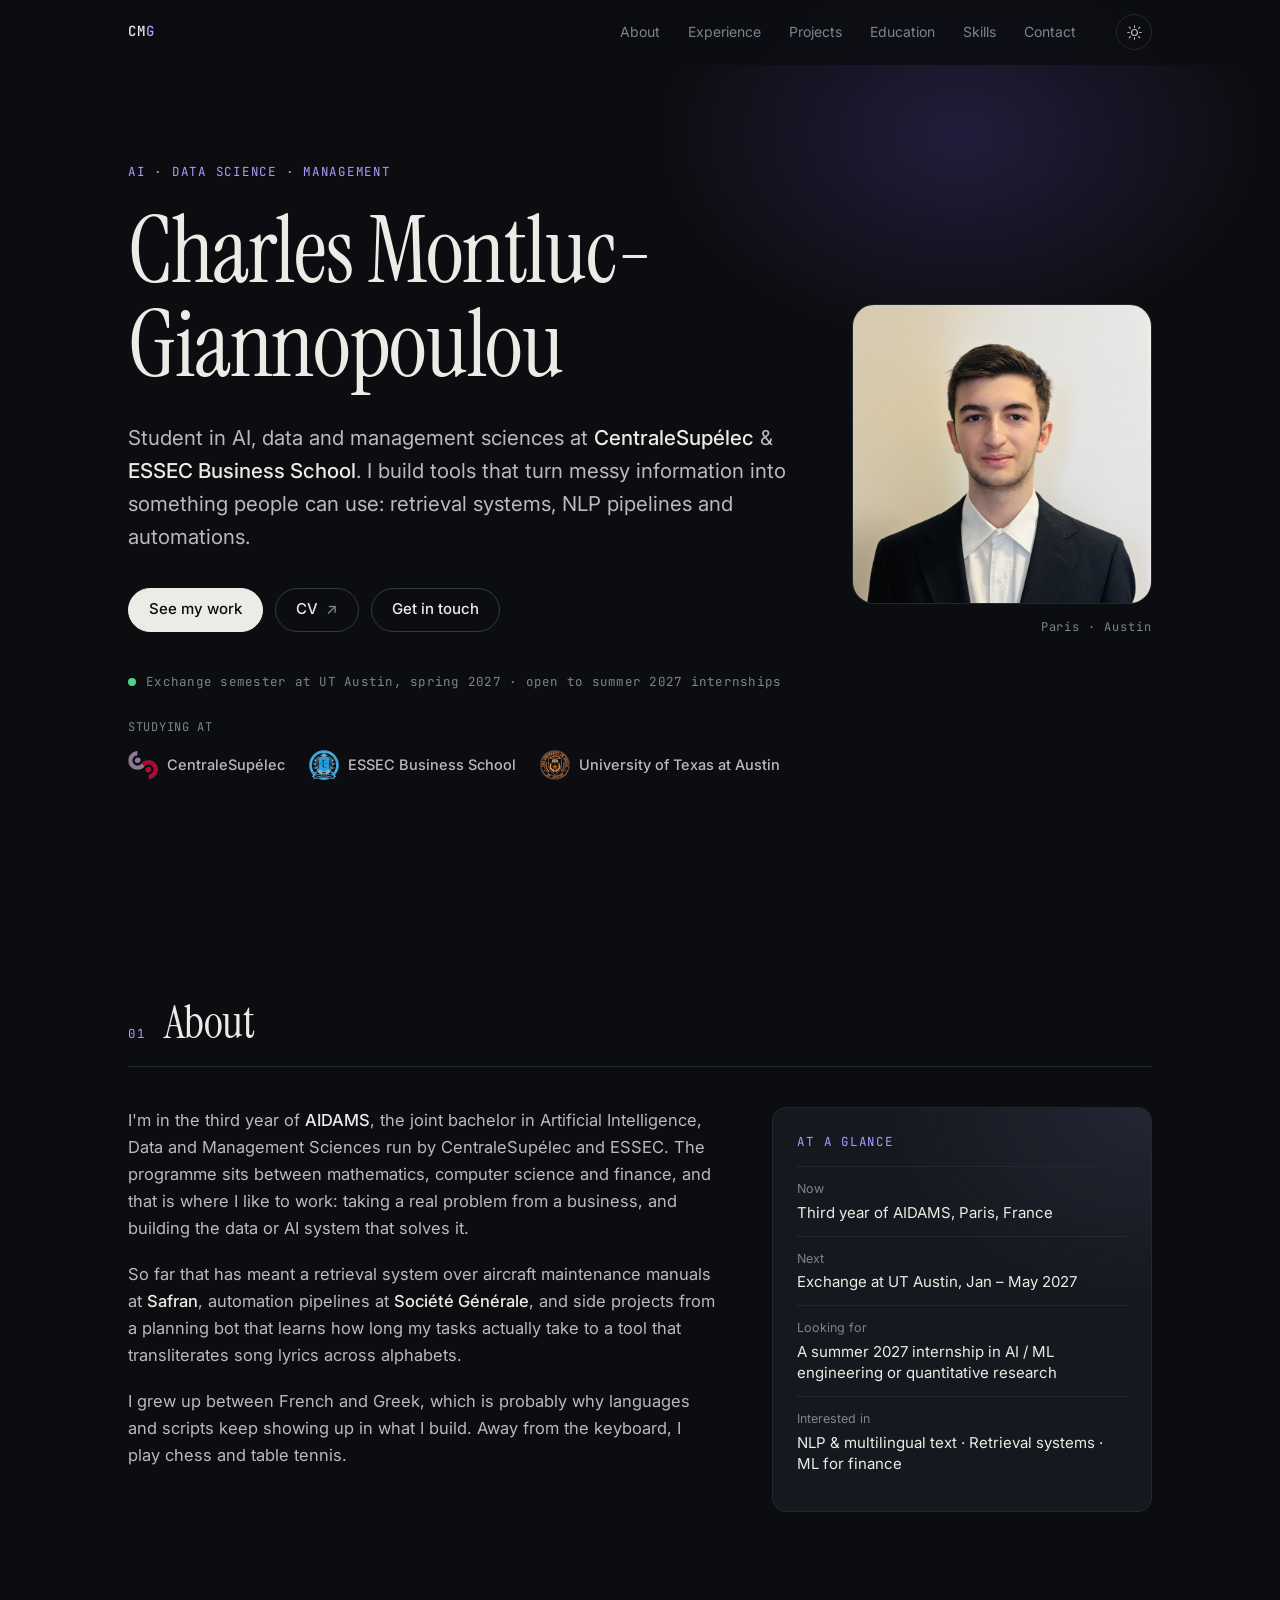
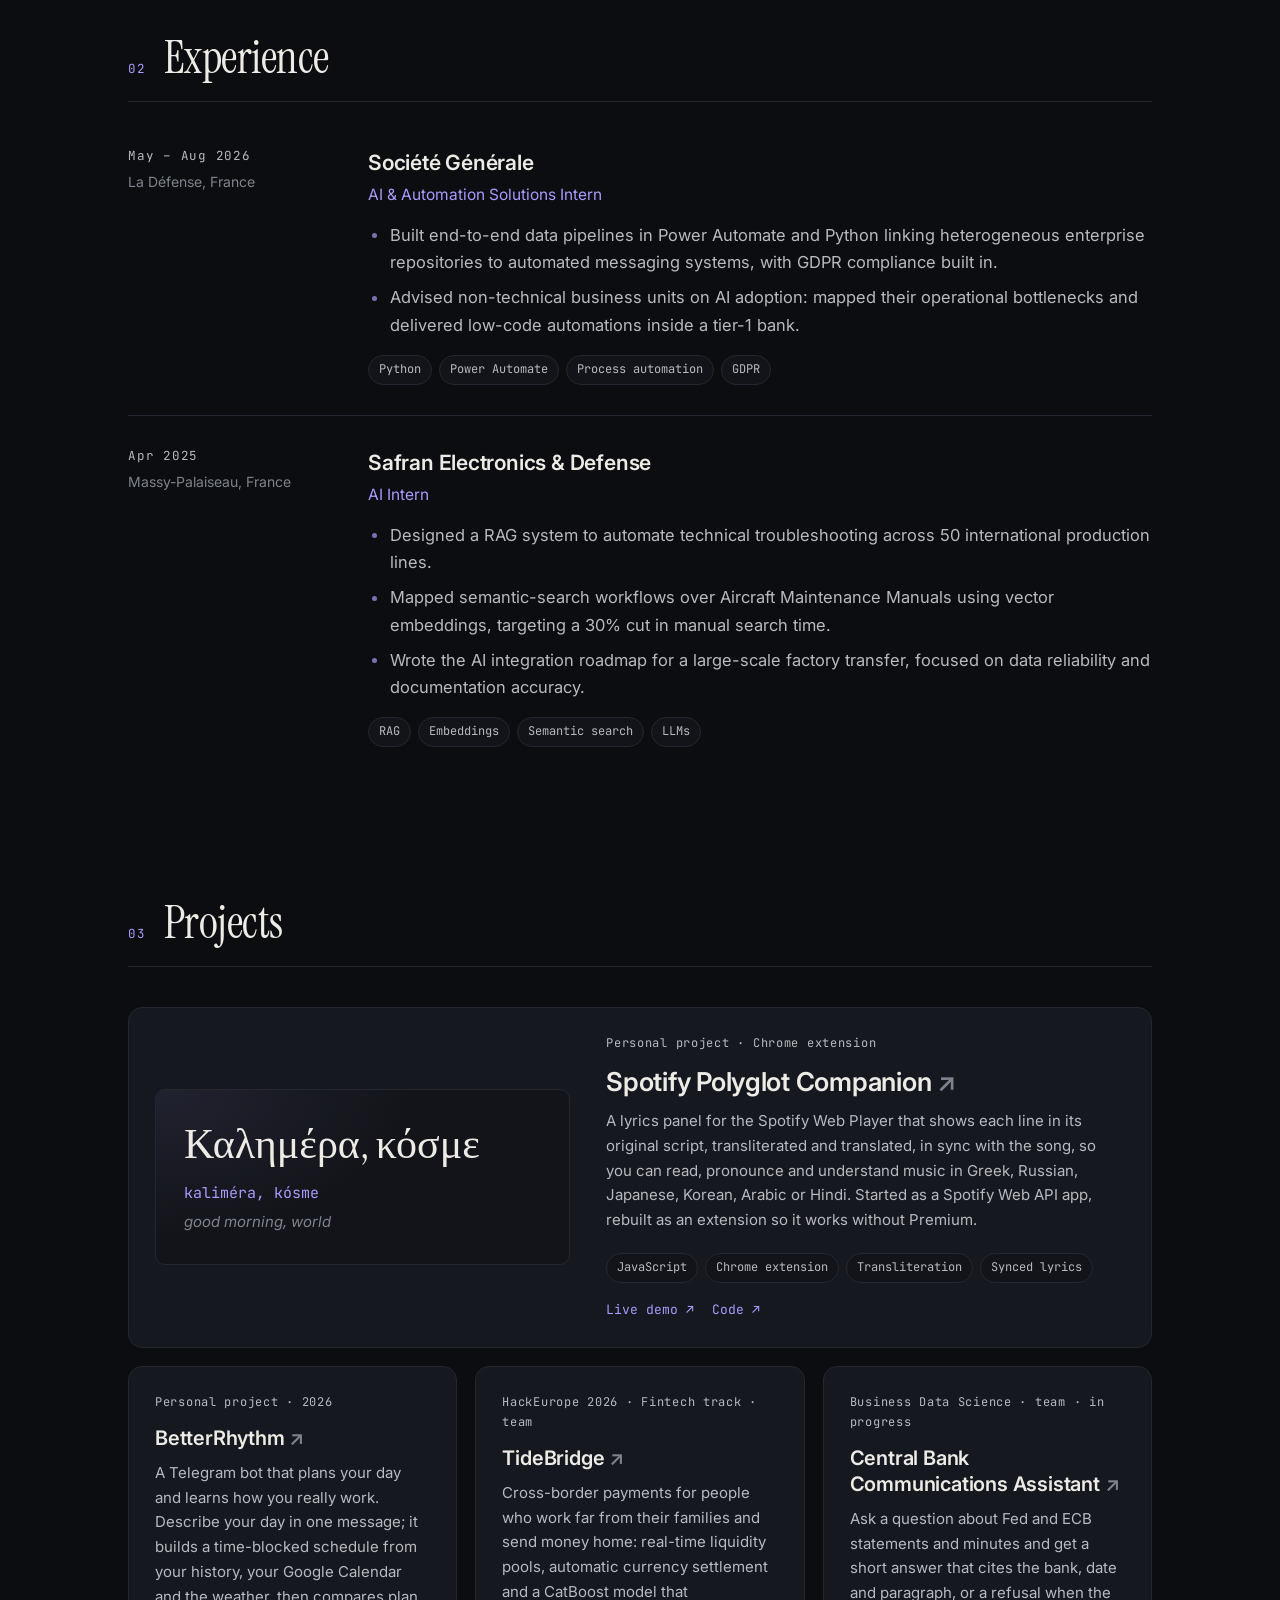
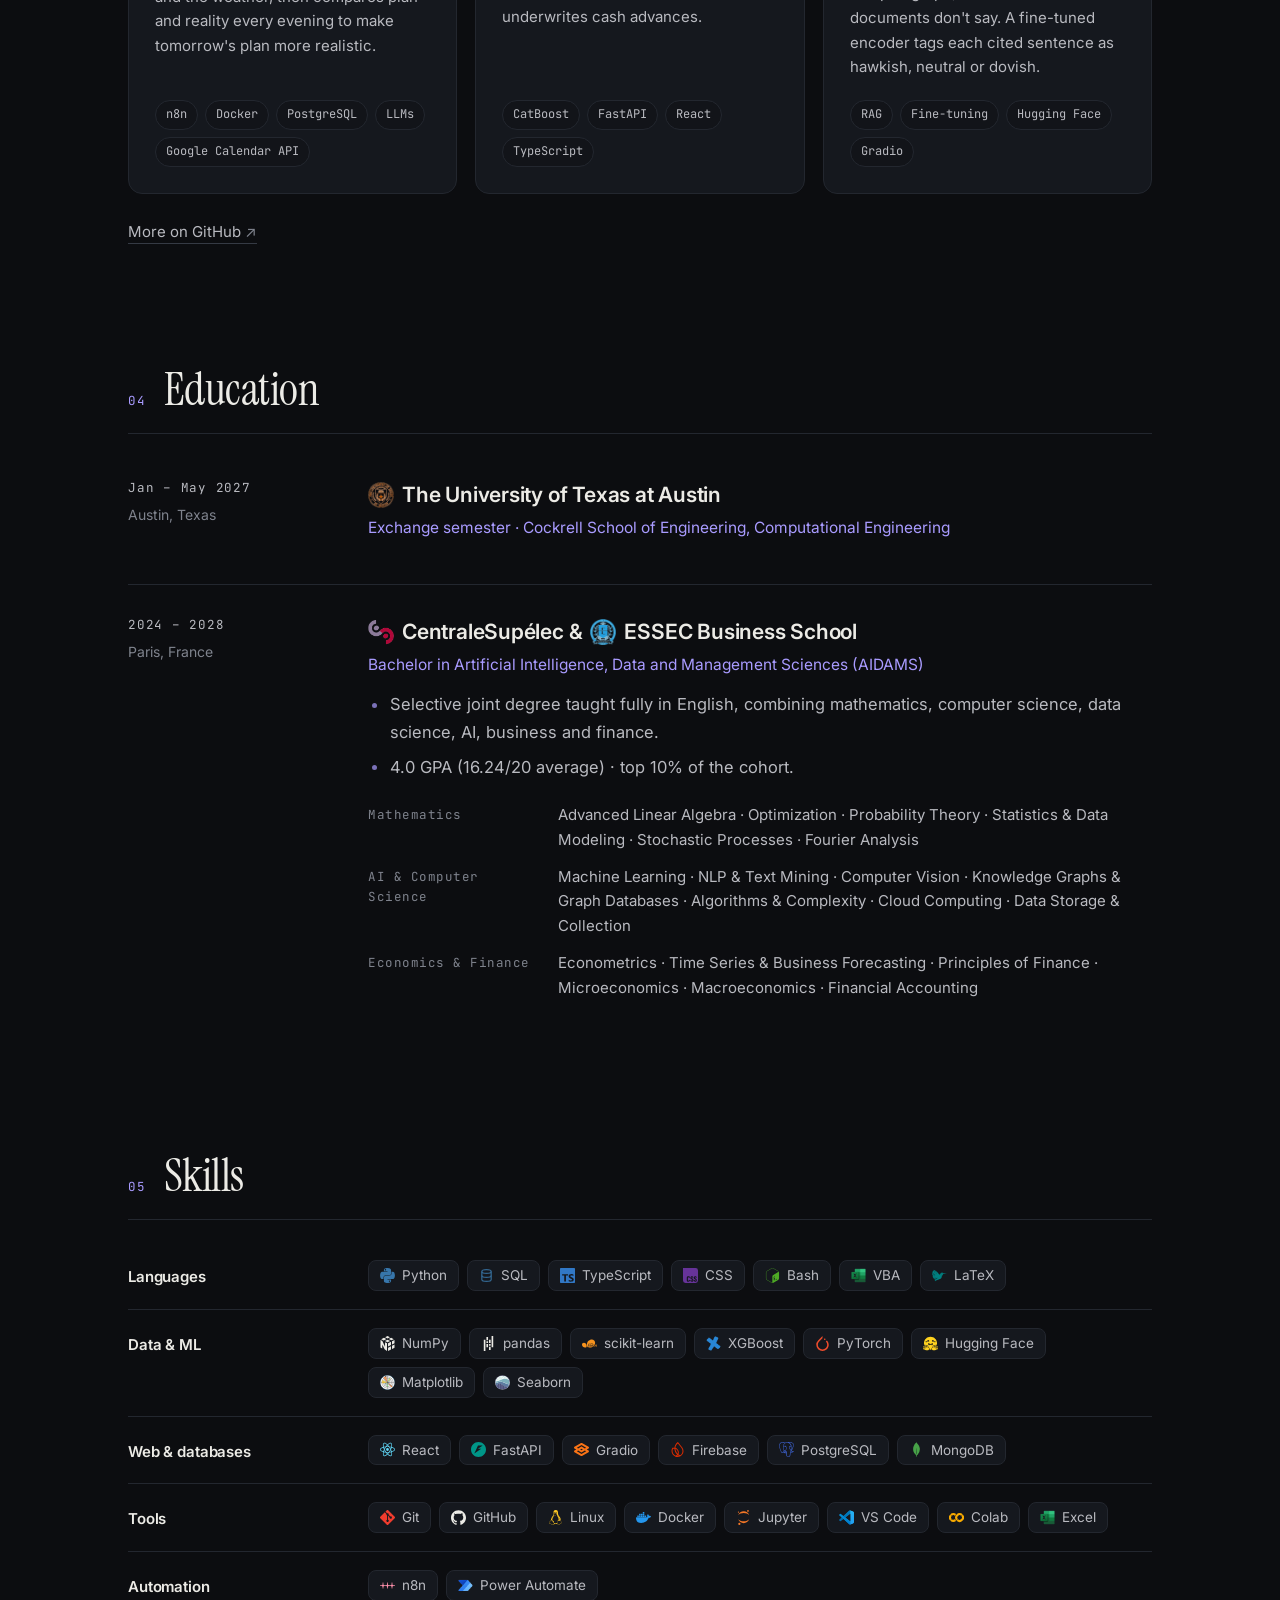
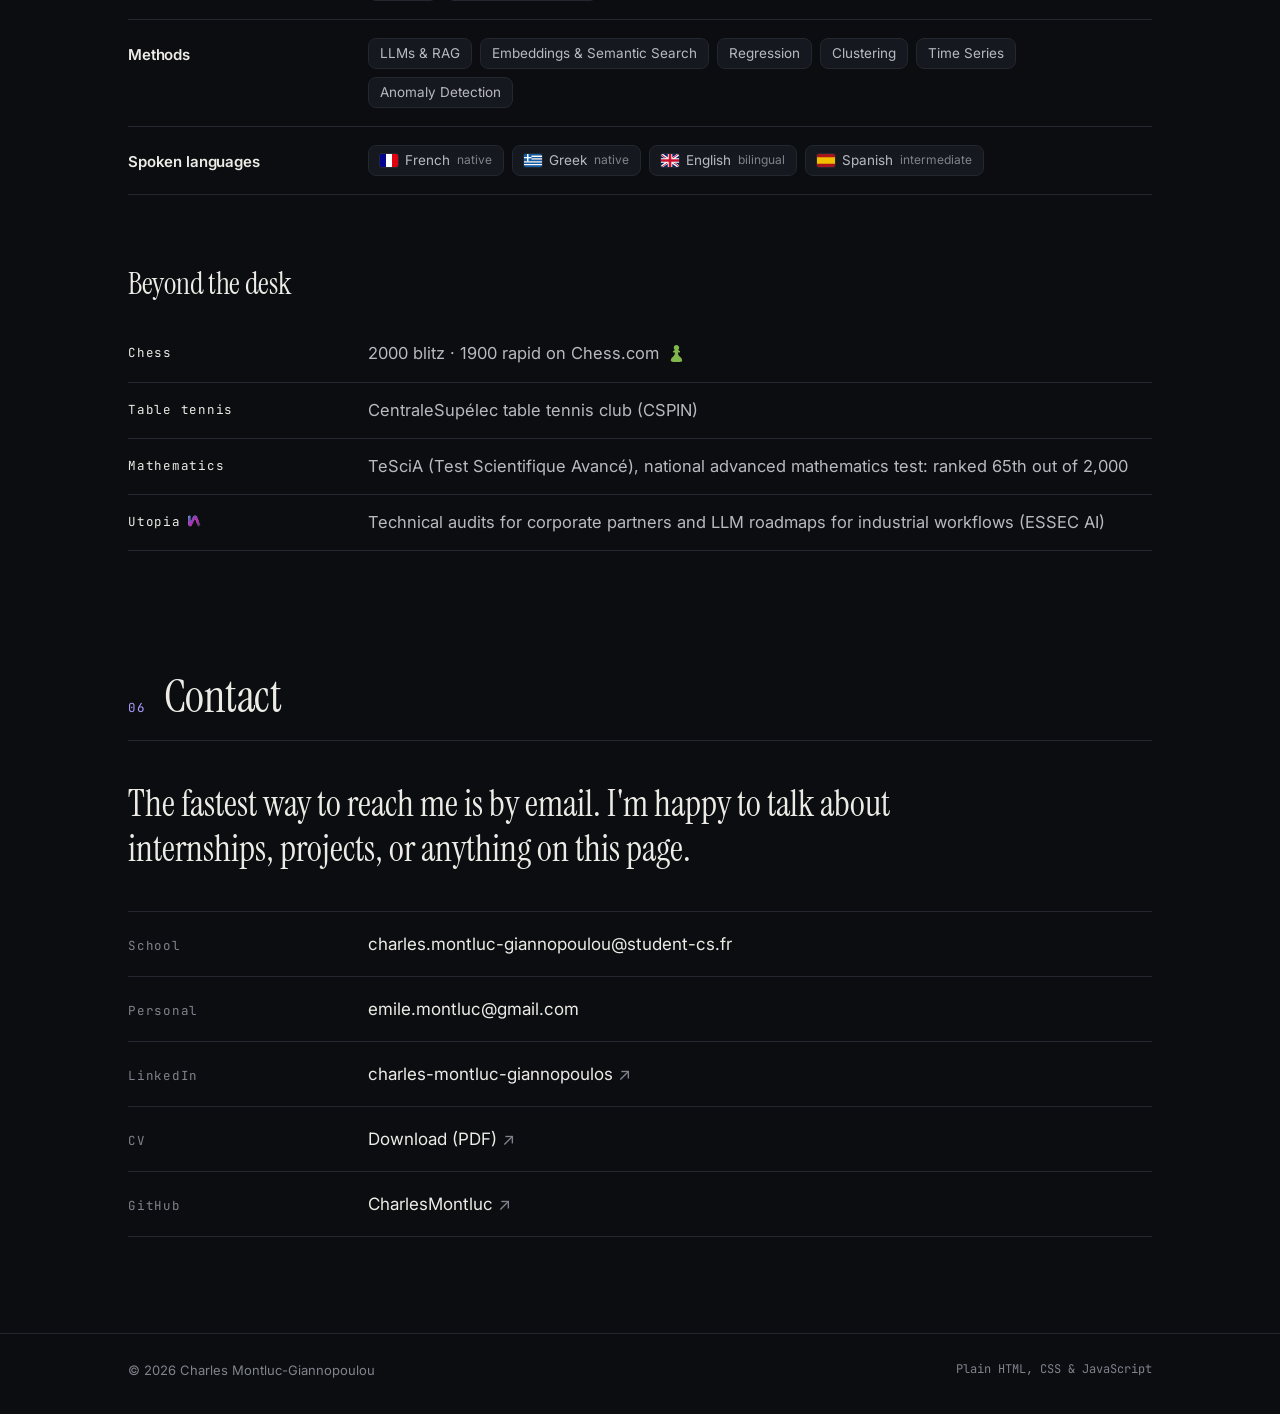
<file: index.html>
<!DOCTYPE html>
<html lang="en" data-theme="dark">
<head>
  <meta charset="utf-8">
  <meta name="viewport" content="width=device-width, initial-scale=1">
  <title>Charles Montluc-Giannopoulou</title>
  <meta name="description" content="Charles Montluc-Giannopoulou, AI & data student at CentraleSupélec and ESSEC (AIDAMS). Internships at Société Générale and Safran. Projects in RAG, NLP and automation.">
  <meta name="author" content="Charles Montluc-Giannopoulou">
  <meta name="theme-color" content="#0c0d10">

  <meta property="og:type" content="website">
  <meta property="og:title" content="Charles Montluc-Giannopoulou">
  <meta property="og:description" content="AI & data student at CentraleSupélec × ESSEC. Building useful things with language models, data and automation.">
  <meta property="og:url" content="https://charlesmontluc.github.io/">

  <link rel="icon" href="assets/img/favicon.svg" type="image/svg+xml">
  <link rel="preconnect" href="https://fonts.googleapis.com">
  <link rel="preconnect" href="https://fonts.gstatic.com" crossorigin>
  <link href="https://fonts.googleapis.com/css2?family=Instrument+Serif:ital@0;1&family=Inter:wght@400;500;600&family=JetBrains+Mono:wght@400;500&display=swap" rel="stylesheet">
  <link rel="stylesheet" href="assets/css/style.css?v=20261128i">

  <script>
    // Apply the saved theme before first paint to avoid a flash.
    try {
      var t = localStorage.getItem("theme");
      if (t === "light" || t === "dark") document.documentElement.setAttribute("data-theme", t);
    } catch (e) {}
  </script>
</head>
<body>
  <a class="skip" href="#main">Skip to content</a>

  <header class="topbar">
    <div class="wrap topbar-inner">
      <a class="brand" href="#top" aria-label="Back to top">CM<span>G</span></a>
      <nav class="nav" aria-label="Sections">
        <a href="#about">About</a>
        <a href="#experience">Experience</a>
        <a href="#projects">Projects</a>
        <a href="#education">Education</a>
        <a href="#skills">Skills</a>
        <a href="#contact">Contact</a>
      </nav>
      <button class="theme-toggle" type="button" aria-label="Switch between dark and light theme">
        <svg class="icon-sun" viewBox="0 0 24 24" aria-hidden="true"><circle cx="12" cy="12" r="4.2"/><path d="M12 2.5v2.2M12 19.3v2.2M4.6 4.6l1.6 1.6M17.8 17.8l1.6 1.6M2.5 12h2.2M19.3 12h2.2M4.6 19.4l1.6-1.6M17.8 6.2l1.6-1.6"/></svg>
        <svg class="icon-moon" viewBox="0 0 24 24" aria-hidden="true"><path d="M20 14.5A8 8 0 0 1 9.5 4a8 8 0 1 0 10.5 10.5z"/></svg>
      </button>
    </div>
  </header>

  <main id="main">
    <!-- HERO -->
    <section class="hero wrap" id="top">
      <div class="hero-text">
        <p class="eyebrow">AI · Data Science · Management</p>
        <h1 class="name">Charles Montluc-Giannopoulou</h1>
        <p class="lede">
          Student in AI, data and management sciences at
          <strong>CentraleSupélec</strong> &amp; <strong>ESSEC Business School</strong>.
          I build tools that turn messy information into something people can use:
          retrieval systems, NLP pipelines and automations.
        </p>
        <div class="hero-actions">
          <a class="btn btn-primary" href="#projects">See my work</a>
          <a class="btn" href="assets/CV_Charles_Montluc-Giannopoulou.pdf" target="_blank" rel="noopener">CV <span class="arrow" aria-hidden="true">↗</span></a>
          <a class="btn" href="#contact">Get in touch</a>
        </div>
        <p class="status"><span class="pulse" aria-hidden="true"></span>Exchange semester at UT Austin, spring 2027 · open to summer 2027 internships</p>
        <div class="schools">
          <span class="schools-label">Studying at</span>
          <ul>
            <li><img src="assets/img/logos/centralesupelec-mark.png" alt="" width="30" height="30">CentraleSupélec</li>
            <li><img src="assets/img/logos/essec.png" alt="" width="30" height="30">ESSEC Business School</li>
            <li><img src="assets/img/logos/utaustin.png" alt="" width="30" height="30">University of Texas at Austin</li>
          </ul>
        </div>
      </div>

      <figure class="portrait">
        <div class="portrait-frame">
          <span class="monogram" aria-hidden="true">CM</span>
          <img src="assets/img/photo.jpg" alt="Portrait of Charles Montluc-Giannopoulou" width="600" height="600" onerror="this.remove()">
        </div>
        <figcaption>Paris · Austin</figcaption>
      </figure>
    </section>

    <!-- ABOUT -->
    <section class="section wrap" id="about">
      <header class="section-head">
        <span class="section-num">01</span>
        <h2>About</h2>
      </header>
      <div class="about-grid">
        <div class="prose reveal">
          <p>
            I'm in the third year of <strong>AIDAMS</strong>, the joint bachelor in Artificial Intelligence,
            Data and Management Sciences run by CentraleSupélec and ESSEC. The programme sits between
            mathematics, computer science and finance, and that is where I like to work: taking a real
            problem from a business, and building the data or AI system that solves it.
          </p>
          <p>
            So far that has meant a retrieval system over aircraft maintenance manuals at
            <strong>Safran</strong>, automation pipelines at <strong>Société Générale</strong>, and side projects
            from a planning bot that learns how long my tasks actually take to a tool that transliterates
            song lyrics across alphabets.
          </p>
          <p>
            I grew up between French and Greek, which is probably why languages and scripts keep
            showing up in what I build. Away from the keyboard, I play chess and table tennis.
          </p>
        </div>
        <aside class="now reveal" aria-label="At a glance">
          <p class="now-title">At a glance</p>
          <dl>
            <div><dt>Now</dt><dd>Third year of AIDAMS, Paris, France</dd></div>
            <div><dt>Next</dt><dd>Exchange at UT Austin, Jan – May 2027</dd></div>
            <div><dt>Looking for</dt><dd>A summer 2027 internship in AI / ML engineering or quantitative research</dd></div>
            <div><dt>Interested in</dt><dd>NLP &amp; multilingual text · Retrieval systems · ML for finance</dd></div>
          </dl>
        </aside>
      </div>
    </section>

    <!-- EXPERIENCE -->
    <section class="section wrap" id="experience">
      <header class="section-head">
        <span class="section-num">02</span>
        <h2>Experience</h2>
      </header>
      <ol class="timeline">
        <li class="role reveal">
          <div class="role-meta">
            <span class="role-date">May – Aug 2026</span>
            <span class="role-place">La Défense, France</span>
          </div>
          <div class="role-body">
            <h3>Société Générale</h3>
            <p class="role-title">AI &amp; Automation Solutions Intern</p>
            <ul>
              <li>Built end-to-end data pipelines in Power Automate and Python linking heterogeneous enterprise repositories to automated messaging systems, with GDPR compliance built in.</li>
              <li>Advised non-technical business units on AI adoption: mapped their operational bottlenecks and delivered low-code automations inside a tier-1 bank.</li>
            </ul>
            <ul class="tags"><li>Python</li><li>Power Automate</li><li>Process automation</li><li>GDPR</li></ul>
          </div>
        </li>
        <li class="role reveal">
          <div class="role-meta">
            <span class="role-date">Apr 2025</span>
            <span class="role-place">Massy-Palaiseau, France</span>
          </div>
          <div class="role-body">
            <h3>Safran Electronics &amp; Defense</h3>
            <p class="role-title">AI Intern</p>
            <ul>
              <li>Designed a RAG system to automate technical troubleshooting across 50 international production lines.</li>
              <li>Mapped semantic-search workflows over Aircraft Maintenance Manuals using vector embeddings, targeting a 30% cut in manual search time.</li>
              <li>Wrote the AI integration roadmap for a large-scale factory transfer, focused on data reliability and documentation accuracy.</li>
            </ul>
            <ul class="tags"><li>RAG</li><li>Embeddings</li><li>Semantic search</li><li>LLMs</li></ul>
          </div>
        </li>
      </ol>
    </section>

    <!-- PROJECTS -->
    <section class="section wrap" id="projects">
      <header class="section-head">
        <span class="section-num">03</span>
        <h2>Projects</h2>
      </header>
      <div class="projects">
        <article class="project project-feature reveal">
          <div class="project-visual lyric" aria-hidden="true">
            <p class="lyric-src">Καλημέρα, κόσμε</p>
            <p class="lyric-translit">kaliméra, kósme</p>
            <p class="lyric-trans">good morning, world</p>
          </div>
          <div class="project-body">
            <p class="project-kicker">Personal project · Chrome extension</p>
            <h3><a href="https://charlesmontluc.github.io/spotify-polyglot-companion/" target="_blank" rel="noopener">Spotify Polyglot Companion <span class="arrow" aria-hidden="true">↗</span></a></h3>
            <p>
              A lyrics panel for the Spotify Web Player that shows each line in its original script,
              transliterated and translated, in sync with the song, so you can read, pronounce and understand
              music in Greek, Russian, Japanese, Korean, Arabic or Hindi. Started as a Spotify Web API app, rebuilt
              as an extension so it works without Premium.
            </p>
            <ul class="tags"><li>JavaScript</li><li>Chrome extension</li><li>Transliteration</li><li>Synced lyrics</li></ul>
            <p class="project-links"><a href="https://charlesmontluc.github.io/spotify-polyglot-companion/" target="_blank" rel="noopener">Live demo ↗</a><a href="https://github.com/CharlesMontluc/spotify-polyglot-companion" target="_blank" rel="noopener">Code ↗</a></p>
          </div>
        </article>

        <article class="project reveal">
          <p class="project-kicker">Personal project · 2026</p>
          <h3><a href="https://github.com/CharlesMontluc/betterrhythm" target="_blank" rel="noopener">BetterRhythm <span class="arrow" aria-hidden="true">↗</span></a></h3>
          <p>
            A Telegram bot that plans your day and learns how you really work. Describe your day in one message;
            it builds a time-blocked schedule from your history, your Google Calendar and the weather, then
            compares plan and reality every evening to make tomorrow's plan more realistic.
          </p>
          <ul class="tags"><li>n8n</li><li>Docker</li><li>PostgreSQL</li><li>LLMs</li><li>Google Calendar API</li></ul>
        </article>

        <article class="project reveal">
          <p class="project-kicker">HackEurope 2026 · Fintech track · team</p>
          <h3><a href="https://github.com/CharlesMontluc/HackEurope-Fintech" target="_blank" rel="noopener">TideBridge <span class="arrow" aria-hidden="true">↗</span></a></h3>
          <p>
            Cross-border payments for people who work far from their families and send money home:
            real-time liquidity pools, automatic currency settlement and a CatBoost model that underwrites
            cash advances.
          </p>
          <ul class="tags"><li>CatBoost</li><li>FastAPI</li><li>React</li><li>TypeScript</li></ul>
        </article>

        <article class="project reveal">
          <p class="project-kicker">Business Data Science · team · in progress</p>
          <h3><a href="https://github.com/CharlesMontluc/central-bank-assistant" target="_blank" rel="noopener">Central Bank Communications Assistant <span class="arrow" aria-hidden="true">↗</span></a></h3>
          <p>
            Ask a question about Fed and ECB statements and minutes and get a short answer that cites the bank,
            date and paragraph, or a refusal when the documents don't say. A fine-tuned encoder tags each cited
            sentence as hawkish, neutral or dovish.
          </p>
          <ul class="tags"><li>RAG</li><li>Fine-tuning</li><li>Hugging Face</li><li>Gradio</li></ul>
        </article>
      </div>
      <p class="more reveal"><a href="https://github.com/CharlesMontluc" target="_blank" rel="noopener">More on GitHub <span class="arrow" aria-hidden="true">↗</span></a></p>
    </section>

    <!-- EDUCATION -->
    <section class="section wrap" id="education">
      <header class="section-head">
        <span class="section-num">04</span>
        <h2>Education</h2>
      </header>
      <ol class="timeline">
        <li class="role reveal">
          <div class="role-meta">
            <span class="role-date">Jan – May 2027</span>
            <span class="role-place">Austin, Texas</span>
          </div>
          <div class="role-body">
            <h3 class="school-name"><img src="assets/img/logos/utaustin.png" alt="" width="26" height="26">The University of Texas at Austin</h3>
            <p class="role-title">Exchange semester · Cockrell School of Engineering, Computational Engineering</p>
          </div>
        </li>
        <li class="role reveal">
          <div class="role-meta">
            <span class="role-date">2024 – 2028</span>
            <span class="role-place">Paris, France</span>
          </div>
          <div class="role-body">
            <h3 class="school-name"><img src="assets/img/logos/centralesupelec-mark.png" alt="" width="26" height="26">CentraleSupélec &amp;<img src="assets/img/logos/essec.png" alt="" width="26" height="26">ESSEC Business School</h3>
            <p class="role-title">Bachelor in Artificial Intelligence, Data and Management Sciences (AIDAMS)</p>
            <ul>
              <li>Selective joint degree taught fully in English, combining mathematics, computer science, data science, AI, business and finance.</li>
              <li>4.0 GPA (16.24/20 average) · top 10% of the cohort.</li>
                          </ul>
            <dl class="courses">
              <div><dt>Mathematics</dt><dd>Advanced Linear Algebra · Optimization · Probability Theory · Statistics &amp; Data Modeling · Stochastic Processes · Fourier Analysis</dd></div>
              <div><dt>AI &amp; Computer Science</dt><dd>Machine Learning · NLP &amp; Text Mining · Computer Vision · Knowledge Graphs &amp; Graph Databases · Algorithms &amp; Complexity · Cloud Computing · Data Storage &amp; Collection</dd></div>
              <div><dt>Economics &amp; Finance</dt><dd>Econometrics · Time Series &amp; Business Forecasting · Principles of Finance · Microeconomics · Macroeconomics · Financial Accounting</dd></div>
            </dl>
          </div>
        </li>
      </ol>
    </section>

    <!-- SKILLS -->
    <section class="section wrap" id="skills">
      <header class="section-head">
        <span class="section-num">05</span>
        <h2>Skills</h2>
      </header>
      <div class="skills">
        <div class="skill-row reveal">
          <h3>Languages</h3>
          <ul class="chips"><li class="chip" style="--brand:#3776AB"><svg viewBox="0 0 24 24" aria-hidden="true"><path d="M11.858 0c-.978.005-1.913.088-2.736.234C6.7.662 6.26 1.558 6.26 3.21v2.182h5.725v.727H4.111c-1.664 0-3.121 1-3.577 2.903-.526 2.181-.549 3.542 0 5.82.407 1.694 1.379 2.902 3.043 2.902h1.969v-2.616c0-1.89 1.635-3.557 3.576-3.557h5.72c1.591 0 2.862-1.31 2.862-2.91v-5.45c0-1.553-1.309-2.718-2.863-2.977A18 18 0 0 0 11.858 0M8.762 1.755c.591 0 1.074.491 1.074 1.095 0 .601-.483 1.087-1.074 1.087A1.08 1.08 0 0 1 7.688 2.85c0-.604.48-1.095 1.074-1.095m9.656 4.364v2.543c0 1.971-1.671 3.63-3.577 3.63H9.122c-1.566 0-2.862 1.34-2.862 2.91v5.452c0 1.551 1.349 2.464 2.862 2.91 1.813.532 3.55.628 5.72 0 1.44-.418 2.862-1.258 2.862-2.91V18.47h-5.719v-.727h8.582c1.664 0 2.284-1.16 2.862-2.903.598-1.793.573-3.518 0-5.819-.41-1.656-1.196-2.903-2.862-2.903zm-3.216 13.807a1.08 1.08 0 0 1 1.074 1.088c0 .604-.48 1.094-1.074 1.094-.592 0-1.075-.49-1.075-1.094 0-.601.483-1.088 1.075-1.088"/></svg>Python</li><li class="chip" style="--brand:#336791"><svg viewBox="0 0 24 24" aria-hidden="true" fill="none" stroke="currentColor" stroke-width="2"><ellipse cx="12" cy="5.5" rx="7.5" ry="3"/><path d="M4.5 5.5v13c0 1.66 3.36 3 7.5 3s7.5-1.34 7.5-3v-13"/><path d="M4.5 12c0 1.66 3.36 3 7.5 3s7.5-1.34 7.5-3"/></svg>SQL</li><li class="chip" style="--brand:#3178C6"><svg viewBox="0 0 24 24" aria-hidden="true"><path d="M1.125 0C.502 0 0 .502 0 1.125v21.75C0 23.498.502 24 1.125 24h21.75c.623 0 1.125-.502 1.125-1.125V1.125C24 .502 23.498 0 22.875 0zm17.363 9.75c.612 0 1.154.037 1.627.111a6.38 6.38 0 0 1 1.306.34v2.458a3.95 3.95 0 0 0-.643-.361 5.093 5.093 0 0 0-.717-.26 5.453 5.453 0 0 0-1.426-.2c-.3 0-.573.028-.819.086a2.1 2.1 0 0 0-.623.242c-.17.104-.3.229-.393.374a.888.888 0 0 0-.14.49c0 .196.053.373.156.529.104.156.252.304.443.444s.423.276.696.41c.273.135.582.274.926.416.47.197.892.407 1.266.628.374.222.695.473.963.753.268.279.472.598.614.957.142.359.214.776.214 1.253 0 .657-.125 1.21-.373 1.656a3.033 3.033 0 0 1-1.012 1.085 4.38 4.38 0 0 1-1.487.596c-.566.12-1.163.18-1.79.18a9.916 9.916 0 0 1-1.84-.164 5.544 5.544 0 0 1-1.512-.493v-2.63a5.033 5.033 0 0 0 3.237 1.2c.333 0 .624-.03.872-.09.249-.06.456-.144.623-.25.166-.108.29-.234.373-.38a1.023 1.023 0 0 0-.074-1.089 2.12 2.12 0 0 0-.537-.5 5.597 5.597 0 0 0-.807-.444 27.72 27.72 0 0 0-1.007-.436c-.918-.383-1.602-.852-2.053-1.405-.45-.553-.676-1.222-.676-2.005 0-.614.123-1.141.369-1.582.246-.441.58-.804 1.004-1.089a4.494 4.494 0 0 1 1.47-.629 7.536 7.536 0 0 1 1.77-.201zm-15.113.188h9.563v2.166H9.506v9.646H6.789v-9.646H3.375z"/></svg>TypeScript</li><li class="chip" style="--brand:#663399"><svg viewBox="0 0 24 24" aria-hidden="true"><path d="M0 0v20.16A3.84 3.84 0 0 0 3.84 24h16.32A3.84 3.84 0 0 0 24 20.16V3.84A3.84 3.84 0 0 0 20.16 0Zm14.256 13.08c1.56 0 2.28 1.08 2.304 2.64h-1.608c.024-.288-.048-.6-.144-.84-.096-.192-.288-.264-.552-.264-.456 0-.696.264-.696.84-.024.576.288.888.768 1.08.72.288 1.608.744 1.92 1.296q.432.648.432 1.656c0 1.608-.912 2.592-2.496 2.592-1.656 0-2.4-1.032-2.424-2.688h1.68c0 .792.264 1.176.792 1.176.264 0 .456-.072.552-.24.192-.312.24-1.176-.048-1.512-.312-.408-.912-.6-1.32-.816q-.828-.396-1.224-.936c-.24-.36-.36-.888-.36-1.536 0-1.44.936-2.472 2.424-2.448m5.4 0c1.584 0 2.304 1.08 2.328 2.64h-1.608c0-.288-.048-.6-.168-.84-.096-.192-.264-.264-.528-.264-.48 0-.72.264-.72.84s.288.888.792 1.08c.696.288 1.608.744 1.92 1.296.264.432.408.984.408 1.656.024 1.608-.888 2.592-2.472 2.592-1.68 0-2.424-1.056-2.448-2.688h1.68c0 .744.264 1.176.792 1.176.264 0 .456-.072.552-.24.216-.312.264-1.176-.048-1.512-.288-.408-.888-.6-1.32-.816-.552-.264-.96-.576-1.2-.936s-.36-.888-.36-1.536c-.024-1.44.912-2.472 2.4-2.448m-11.031.018c.711-.006 1.419.198 1.839.63.432.432.672 1.128.648 1.992H9.336c.024-.456-.096-.792-.432-.96-.312-.144-.768-.048-.888.24-.12.264-.192.576-.168.864v3.504c0 .744.264 1.128.768 1.128a.65.65 0 0 0 .552-.264c.168-.24.192-.552.168-.84h1.776c.096 1.632-.984 2.712-2.568 2.688-1.536 0-2.496-.864-2.472-2.472v-4.032c0-.816.24-1.44.696-1.848.432-.408 1.146-.624 1.857-.63"/></svg>CSS</li><li class="chip" style="--brand:#4EAA25"><svg viewBox="0 0 24 24" aria-hidden="true"><path d="M21.038,4.9l-7.577-4.498C13.009,0.134,12.505,0,12,0c-0.505,0-1.009,0.134-1.462,0.403L2.961,4.9 C2.057,5.437,1.5,6.429,1.5,7.503v8.995c0,1.073,0.557,2.066,1.462,2.603l7.577,4.497C10.991,23.866,11.495,24,12,24 c0.505,0,1.009-0.134,1.461-0.402l7.577-4.497c0.904-0.537,1.462-1.529,1.462-2.603V7.503C22.5,6.429,21.943,5.437,21.038,4.9z M15.17,18.946l0.013,0.646c0.001,0.078-0.05,0.167-0.111,0.198l-0.383,0.22c-0.061,0.031-0.111-0.007-0.112-0.085L14.57,19.29 c-0.328,0.136-0.66,0.169-0.872,0.084c-0.04-0.016-0.057-0.075-0.041-0.142l0.139-0.584c0.011-0.046,0.036-0.092,0.069-0.121 c0.012-0.011,0.024-0.02,0.036-0.026c0.022-0.011,0.043-0.014,0.062-0.006c0.229,0.077,0.521,0.041,0.802-0.101 c0.357-0.181,0.596-0.545,0.592-0.907c-0.003-0.328-0.181-0.465-0.613-0.468c-0.55,0.001-1.064-0.107-1.072-0.917 c-0.007-0.667,0.34-1.361,0.889-1.8l-0.007-0.652c-0.001-0.08,0.048-0.168,0.111-0.2l0.37-0.236 c0.061-0.031,0.111,0.007,0.112,0.087l0.006,0.653c0.273-0.109,0.511-0.138,0.726-0.088c0.047,0.012,0.067,0.076,0.048,0.151 l-0.144,0.578c-0.011,0.044-0.036,0.088-0.065,0.116c-0.012,0.012-0.025,0.021-0.038,0.028c-0.019,0.01-0.038,0.013-0.057,0.009 c-0.098-0.022-0.332-0.073-0.699,0.113c-0.385,0.195-0.52,0.53-0.517,0.778c0.003,0.297,0.155,0.387,0.681,0.396 c0.7,0.012,1.003,0.318,1.01,1.023C16.105,17.747,15.736,18.491,15.17,18.946z M19.143,17.859c0,0.06-0.008,0.116-0.058,0.145 l-1.916,1.164c-0.05,0.029-0.09,0.004-0.09-0.056v-0.494c0-0.06,0.037-0.093,0.087-0.122l1.887-1.129 c0.05-0.029,0.09-0.004,0.09,0.056V17.859z M20.459,6.797l-7.168,4.427c-0.894,0.523-1.553,1.109-1.553,2.187v8.833 c0,0.645,0.26,1.063,0.66,1.184c-0.131,0.023-0.264,0.039-0.398,0.039c-0.42,0-0.833-0.114-1.197-0.33L3.226,18.64 c-0.741-0.44-1.201-1.261-1.201-2.142V7.503c0-0.881,0.46-1.702,1.201-2.142l7.577-4.498c0.363-0.216,0.777-0.33,1.197-0.33 c0.419,0,0.833,0.114,1.197,0.33l7.577,4.498c0.624,0.371,1.046,1.013,1.164,1.732C21.686,6.557,21.12,6.411,20.459,6.797z"/></svg>Bash</li><li class="chip"><img class="chip-logo" src="assets/img/logos/excel.png" alt="" width="15" height="15">VBA</li><li class="chip" style="--brand:#008080"><svg viewBox="0 0 24 24" aria-hidden="true"><path d="M2.176 2.814c.233.42.476.78.73 1.09.247-.013 1.132.456 1.312.523.508.282 1.063.63 1.567.966.505.337.96.662 1.272.9.156.12.278.218.352.286a.483.483 0 01.078.082.08.08 0 01.01.021.06.06 0 01-.004.047.057.057 0 01-.04.03.077.077 0 01-.028 0c-.057 0-.203-.163-.497-.415a23.474 23.474 0 00-2.759-1.827c-.504-.28-.956-.542-1.264-.613a2.322 2.322 0 00-.36-.025 2.706 2.706 0 00-.788.133c.494.414.91.716 1.28.949-.57-.182-1.182-.21-1.902.133.526.329.967.567 1.354.745 1.103.156 2.258.696 3.224 1.309.483.307.904.615 1.219.867.157.125.29.237.39.328.098.091.174.154.197.21.03.073-.019.104-.084.058-.032-.022-.088-.102-.184-.191a7.35 7.35 0 00-.384-.327c-.312-.25-.729-.552-1.209-.857-.893-.562-2.232-1.013-3.173-1.397-.602-.11-1.225-.06-1.906.39.449.2.837.349 1.182.463.812 0 1.892.365 2.935.922 1.042.556 2.04 1.214 2.523 1.774.066.077-.016.126-.074.07-.52-.495-1.463-1.204-2.498-1.756-.639-.337-2.153-1.01-2.886-1.01l.004.002c-.567.02-1.13.195-1.679.716.477.118.885.196 1.244.249-.44.088-.87.3-1.289.722.324.07.616.122.882.162-.328.159-.639.404-.923.78.373.03.703.042 1 .044-.36.166-.696.43-.996.85.533.027.98.025 1.364.003-.422.172-.812.464-1.145.968.662.01 1.188-.022 1.628-.076l-.006.002c.99-.073 2.297.127 2.962.847.052.057-.024.118-.072.074-.648-.58-1.493-.827-2.89-.921h-.002c-.543.149-1.046.446-1.46 1.074.536.008.982-.013 1.366-.05-.469.257-.873.644-1.139 1.306.483-.092.888-.19 1.237-.292-.363.265-.668.636-.873 1.194.324-.072.612-.146.871-.221a2.519 2.519 0 00-.513 1.095c.352-.13.655-.254.926-.377-.257.3-.453.681-.55 1.19.495-.199.899-.388 1.238-.568-.31.333-.543.76-.635 1.356a11.816 11.816 0 001.442-.744c-.433.362-.764.843-.879 1.587.788-.348 1.339-.663 1.767-.955-.184.372-.282.806-.235 1.348.762-.584 1.243-1.056 1.602-1.473-.024.269-.003.56.077.884.546-.939 1.089-1.212 1.65-1.526-.895.451-.762.79-.762 1.184.683-.72 1.635-1.482 1.927-1.96-.39.585-.547 1.14-.65 1.63-1.993 1.054-3.207 1.329-4.568 1.75.528.194 1.093.383.859.652l-.624.622c.399-.124.805-.3 1.158-.059-.035.327-.447.492-.8.683.621-.224.756-.172.92-.12.081.393-.203.603-.388.862 1.565-1.19 3.606-2.13 5.044-2.522 2.022-.681 4.63-1.389 5.339-3.115l.712-2.847-.004.004c-.111-.034-.246-.063-.35-.133a.651.651 0 01-.235-.297c-.252.065-.44.03-.56-.088-.117-.117-.167-.296-.203-.491-.203.041-.362.016-.467-.077-.116-.101-.17-.26-.198-.444l-.008-.039.037-.015a.842.842 0 00.302-.194.257.257 0 00.07-.225l-.006-.037.03-.016c.163-.093.345-.169.428-.28a.274.274 0 00.053-.21.88.88 0 00-.155-.357l-.027-.04.04-.027c.118-.09.244-.179.308-.26.032-.04.048-.076.047-.11 0-.033-.015-.07-.064-.117l-.098-.094.135.006c.213.01.395-.007.538-.053a.504.504 0 00.274-.197c-.007-.033-.02-.063-.02-.098a.484.484 0 01.967 0c0 .044-.015.084-.026.125.177.014.347.01.507-.06l.002.001.035-.013c.236-.085.334.045.72-.456-1.69-2.19-4.157-.635-4.977 1.622-.21.576-1.405.578-1.751 0-1.37-2.95-5.53-6.068-9.07-7.218zm.86 2.145c.906.293 1.913.782 2.77 1.328.43.273.813.543 1.114.779.301.236.566.473.62.575.054.102 0 .14-.082.06-.081-.078-.303-.32-.6-.553-.298-.234-.68-.505-1.106-.777-.775-.49-1.982-.958-2.716-1.412zm-1.7 2.7c1.116.014 2.35.447 3.434.997.541.275 1.023.567 1.395.83.372.263.672.524.734.657.061.134-.02.13-.087.055a4.401 4.401 0 00-.704-.626 11.47 11.47 0 00-1.385-.826C3.76 8.264 2.439 7.82 1.336 7.66zm14.916.772a.381.381 0 100 .762.381.381 0 000-.762zM1.7 8.478c.822.072 1.72.368 2.534.75 1.086.509 2.035 1.158 2.434 1.667.035.045-.014.131-.08.062-.428-.44-1.322-1.131-2.397-1.635-.913-.421-2.282-.87-3.262-.78.251-.03.497-.088.771-.064zm16.339.01c-.366.475-.53.423-.703.464.094.43.35.586.585.77l-.06.012c2.315-.447 4.186-.286 6.139-.236l-5.961-1.01zm-.178 1.246h-.002l-.004.016.006-.016zm-.625-.757c-.183.074-.373.076-.563.059a.477.477 0 01-.42.26.483.483 0 01-.435-.278.609.609 0 01-.274.188c-.139.045-.308.057-.493.055.02.035.054.068.055.104a.273.273 0 01-.069.174c-.073.092-.189.17-.295.248.087.141.137.26.149.362a.39.39 0 01-.07.284c-.106.14-.288.21-.439.293a.374.374 0 01-.09.268.89.89 0 01-.297.198c.027.156.074.283.154.354.086.076.211.103.425.047l.055-.014.01.055c.033.207.088.385.187.483.1.099.244.135.503.055l.049-.015.016.048c.05.142.12.223.209.282.087.06.247.112.358.147.798-.869 1.525-1.772 1.884-2.86-.225-.177-.506-.338-.609-.797zm-16.23.386c1.165-.08 2.283.196 3.202.626.92.43 1.658.939 1.974 1.307.075.087-.019.12-.072.072a8.187 8.187 0 00-1.947-1.29c-.904-.414-2.193-.644-3.157-.715zm.864.802c.61.02 1.24.155 1.806.352.756.262 1.421.614 1.747.98.045.05-.007.127-.074.069-.349-.304-.961-.693-1.706-.951-.574-.195-1.613-.369-2.268-.397.197-.022.292-.06.495-.053zm1.05 1.788c.423.034.886.133 1.341.407.043.026.049.136-.049.09-.856-.402-1.326-.49-2.457-.31.386-.128.74-.221 1.164-.187zm-.04.788c.4-.035.784-.002 1.297.204.044.018.08.126-.033.094-.857-.243-1.167-.328-2.287.104.28-.229.622-.366 1.023-.402zm1.285.687c.317-.023.635-.026.934.006.052.006.055.105-.006.102a7.87 7.87 0 00-1.837.115c-.243.046-.423.043-1.405.458.287-.233.794-.452 1.385-.56a8.91 8.91 0 01.93-.12zm1.28.49c.099.003.062.104.006.103-.728-.01-1.304.132-1.875.295a9.78 9.78 0 00-1.318.525c.283-.23.713-.457 1.291-.622.579-.166 1.248-.326 1.896-.302zm.528.398c.036-.005.105.084.018.1-.73.137-1.244.267-1.794.454-.216.074-.58.207-1.243.587.26-.269.656-.492 1.213-.68.558-.19 1.196-.37 1.806-.46zm.311.507c.075-.012.097.087.02.102-1.217.241-1.76.556-2.54 1.144.504-.523 1.297-1.051 2.52-1.246zm.595.448c.087-.013.11.087.021.1-.872.13-1.477.553-2.255 1.33.295-.493 1.004-1.24 2.234-1.43zm.372.39c.046-.006.114.073.023.1a2.634 2.634 0 00-.669.3c-.182.118-.3.2-.597.507.111-.245.296-.434.542-.59.247-.157.509-.293.7-.317z"/></svg>LaTeX</li></ul>
        </div>
        <div class="skill-row reveal">
          <h3>Data &amp; ML</h3>
          <ul class="chips"><li class="chip chip-dark" style="--brand:#013243"><svg viewBox="0 0 24 24" aria-hidden="true"><path d="M10.315 4.876L6.3048 2.8517l-4.401 2.1965 4.1186 2.0683zm1.8381.9277l4.2045 2.1223-4.3622 2.1906-4.125-2.0718zm5.6153-2.9213l4.3193 2.1658-3.863 1.9402-4.2131-2.1252zm-1.859-.9329L12.021 0 8.1742 1.9193l4.0068 2.0208zm-3.0401 16.7443V24l4.7107-2.3507-.0053-5.3085zm4.7037-4.2057l-.0052-5.2528-4.6985 2.3356v5.2546zm5.6553-.9845v5.327l-4.0178 2.0052-.0029-5.3028zm0-1.8626V6.4214l-4.0253 2.001.0034 5.2633zM11.2062 11.571L8.0333 9.9756v6.895s-3.8804-8.2564-4.2399-8.998c-.0463-.0957-.2371-.2007-.2858-.2262C2.8118 7.2812.773 6.2485.773 6.2485V18.43l2.8204 1.5076v-6.3674s3.8392 7.3775 3.878 7.458c.0389.0807.4245.8582.8362 1.1314.5485.363 2.8992 1.7766 2.8992 1.7766z"/></svg>NumPy</li><li class="chip chip-dark" style="--brand:#150458"><svg viewBox="0 0 24 24" aria-hidden="true"><path d="M16.922 0h2.623v18.104h-2.623zm-4.126 12.94h2.623v2.57h-2.623zm0-7.037h2.623v5.446h-2.623zm0 11.197h2.623v5.446h-2.623zM4.456 5.896h2.622V24H4.455zm4.213 2.559h2.623v2.57H8.67zm0 4.151h2.623v5.447H8.67zm0-11.187h2.623v5.446H8.67Z"/></svg>pandas</li><li class="chip" style="--brand:#F7931E"><svg viewBox="0 0 24 24" aria-hidden="true"><path d="M15.601 5.53c-1.91.035-3.981.91-5.63 2.56-2.93 2.93-2.083 8.53-1.088 9.525.805.804 6.595 1.843 9.526-1.088a9.74 9.74 0 0 0 .584-.643c.043-.292.205-.66.489-1.106a1.848 1.848 0 0 1-.537.176c-.144.265-.37.55-.676.855-.354.335-.607.554-.76.656a.795.795 0 0 1-.437.152c-.35 0-.514-.308-.494-.924-.22.316-.425.549-.612.7a.914.914 0 0 1-.578.224c-.194 0-.36-.09-.496-.273a1.03 1.03 0 0 1-.193-.507 4.016 4.016 0 0 1-.726.583c-.224.132-.47.197-.74.197-.3 0-.543-.096-.727-.288a.978.978 0 0 1-.257-.524v.004c-.3.276-.564.48-.79.611a1.295 1.295 0 0 1-.649.197.693.693 0 0 1-.571-.275c-.145-.183-.218-.43-.218-.739 0-.464.101-1.02.302-1.67.201-.65.445-1.25.733-1.797l.842-.312a.21.21 0 0 1 .06-.013c.063 0 .116.047.157.14.04.095.061.221.061.38 0 .451-.104.888-.312 1.31-.207.422-.532.873-.974 1.352-.018.23-.027.388-.027.474 0 .193.036.345.106.458.071.113.165.169.282.169a.71.71 0 0 0 .382-.13c.132-.084.333-.26.602-.523.028-.418.187-.798.482-1.142.324-.38.685-.569 1.08-.569.206 0 .37.054.494.16a.524.524 0 0 1 .186.417c0 .458-.486.829-1.459 1.114.088.43.32.646.693.646a.807.807 0 0 0 .417-.117c.129-.076.321-.243.575-.497.032-.252.118-.495.259-.728.182-.3.416-.544.701-.73.285-.185.537-.278.756-.278.276 0 .47.127.58.381l.677-.374h.186l-.292.971c-.15.488-.226.823-.226 1.004 0 .19.067.285.202.285.086 0 .181-.045.285-.137.104-.092.25-.232.437-.42v.001c.143-.155.274-.32.392-.494-.19-.084-.285-.21-.285-.375 0-.17.058-.352.174-.545.116-.194.275-.29.479-.29.172 0 .258.088.258.265 0 .139-.05.338-.149.596.367-.04.687-.32.961-.842l.228-.01c1.059-2.438.828-5.075-.83-6.732-1.019-1.02-2.408-1.5-3.895-1.471zm4.725 8.203a8.938 8.938 0 0 1-1.333 2.151 1.09 1.09 0 0 0-.012.147c0 .168.047.309.14.423.092.113.206.17.34.17.296 0 .714-.264 1.254-.787-.001.04-.003.08-.003.121 0 .146.012.368.036.666l.733-.172c0-.2.003-.357.01-.474.01-.157.033-.33.066-.517.02-.11.07-.216.152-.315l.186-.216a5.276 5.276 0 0 1 .378-.397c.062-.055.116-.099.162-.13a.26.26 0 0 1 .123-.046c.055 0 .083.035.083.106 0 .07-.052.236-.156.497-.194.486-.292.848-.292 1.084 0 .175.046.314.136.418a.45.45 0 0 0 .358.155c.365 0 .803-.269 1.313-.808v-.381c-.361.426-.623.64-.784.64-.109 0-.163-.067-.163-.2 0-.1.065-.316.195-.65.19-.486.285-.836.285-1.048a.464.464 0 0 0-.112-.319.36.36 0 0 0-.282-.127c-.165 0-.354.077-.567.233-.213.156-.5.436-.863.84.053-.262.165-.622.335-1.08l-.809.156a6.54 6.54 0 0 0-.399 1.074c-.04.156-.07.316-.092.48a7.447 7.447 0 0 1-.49.45.38.38 0 0 1-.229.08.208.208 0 0 1-.174-.082.352.352 0 0 1-.064-.222c0-.1.019-.214.056-.343.038-.13.12-.373.249-.731l.308-.849zm-17.21-2.927c-.863-.016-1.67.263-2.261.854-1.352 1.352-1.07 3.827.631 5.527 1.7 1.701 4.95 1.21 5.527.632.467-.466 1.07-3.827-.631-5.527-.957-.957-2.158-1.465-3.267-1.486zm12.285.358h.166v.21H15.4zm.427 0h.166v.865l.46-.455h.195l-.364.362.428.684h-.198l-.357-.575-.164.166v.41h-.166zm1.016 0h.166v.21h-.166zm.481.122h.166v.288h.172v.135h-.172v.717c0 .037.006.062.02.075.012.013.037.02.074.02a.23.23 0 0 0 .078-.01v.141a.802.802 0 0 1-.136.014.23.23 0 0 1-.15-.043.15.15 0 0 1-.052-.123v-.79h-.141v-.136h.141zm-3.562.258c.081 0 .15.012.207.038.057.024.1.061.13.11s.045.106.045.173h-.176c-.006-.111-.075-.167-.208-.167a.285.285 0 0 0-.164.041.134.134 0 0 0-.06.117c0 .035.015.065.045.088.03.024.08.044.15.06l.16.039a.47.47 0 0 1 .224.105c.047.046.07.108.07.186a.3.3 0 0 1-.052.175.327.327 0 0 1-.152.116.585.585 0 0 1-.226.041c-.136 0-.24-.03-.309-.088-.069-.059-.105-.149-.109-.269h.176c.004.037.01.065.017.084a.166.166 0 0 0 .034.054c.044.043.112.065.204.065a.31.31 0 0 0 .177-.045.139.139 0 0 0 .067-.119.116.116 0 0 0-.038-.09.287.287 0 0 0-.124-.055l-.156-.038a1.248 1.248 0 0 1-.159-.05.359.359 0 0 1-.098-.061.22.22 0 0 1-.058-.083.32.32 0 0 1-.016-.108c0-.096.036-.174.109-.232a.45.45 0 0 1 .29-.087zm1.035 0a.46.46 0 0 1 .202.043.351.351 0 0 1 .187.212.577.577 0 0 1 .023.126h-.168a.256.256 0 0 0-.078-.168.242.242 0 0 0-.17-.06.248.248 0 0 0-.155.05.306.306 0 0 0-.1.144.662.662 0 0 0-.034.224.58.58 0 0 0 .035.214.299.299 0 0 0 .101.135.261.261 0 0 0 .157.048c.142 0 .227-.084.256-.252h.167a.519.519 0 0 1-.065.22.35.35 0 0 1-.146.138.464.464 0 0 1-.216.048.448.448 0 0 1-.246-.066.441.441 0 0 1-.161-.192.703.703 0 0 1-.057-.293c0-.085.01-.163.032-.233a.522.522 0 0 1 .095-.182.403.403 0 0 1 .15-.117.453.453 0 0 1 .191-.04zm.603.03h.166v1.046H15.4zm1.443 0h.166v1.046h-.166zm-5.05.618c-.08 0-.2.204-.356.611-.155.407-.308.977-.459 1.71.281-.312.509-.662.683-1.05.175-.387.262-.72.262-.999a.455.455 0 0 0-.036-.197c-.025-.05-.056-.075-.093-.075zm4.662 1.797c-.221 0-.431.188-.629.563-.197.376-.296.722-.296 1.038 0 .12.029.216.088.29a.273.273 0 0 0 .223.111c.221 0 .43-.188.625-.565.196-.377.294-.725.294-1.043a.457.457 0 0 0-.083-.29.269.269 0 0 0-.222-.104zm-2.848.007c-.146 0-.285.11-.417.333-.133.222-.2.51-.2.866.566-.159.849-.452.849-.881 0-.212-.077-.318-.232-.318Z"/></svg>scikit-learn</li><li class="chip"><img class="chip-logo" src="assets/img/logos/xgboost.png" alt="" width="15" height="15">XGBoost</li><li class="chip" style="--brand:#EE4C2C"><svg viewBox="0 0 24 24" aria-hidden="true"><path d="M12.005 0L4.952 7.053a9.865 9.865 0 000 14.022 9.866 9.866 0 0014.022 0c3.984-3.9 3.986-10.205.085-14.023l-1.744 1.743c2.904 2.905 2.904 7.634 0 10.538s-7.634 2.904-10.538 0-2.904-7.634 0-10.538l4.647-4.646.582-.665zm3.568 3.899a1.327 1.327 0 00-1.327 1.327 1.327 1.327 0 001.327 1.328A1.327 1.327 0 0016.9 5.226 1.327 1.327 0 0015.573 3.9z"/></svg>PyTorch</li><li class="chip chip-light" style="--brand:#FFD21E"><svg viewBox="0 0 24 24" aria-hidden="true"><path d="M12.025 1.13c-5.77 0-10.449 4.647-10.449 10.378 0 1.112.178 2.181.503 3.185.064-.222.203-.444.416-.577a.96.96 0 0 1 .524-.15c.293 0 .584.124.84.284.278.173.48.408.71.694.226.282.458.611.684.951v-.014c.017-.324.106-.622.264-.874s.403-.487.762-.543c.3-.047.596.06.787.203s.31.313.4.467c.15.257.212.468.233.542.01.026.653 1.552 1.657 2.54.616.605 1.01 1.223 1.082 1.912.055.537-.096 1.059-.38 1.572.637.121 1.294.187 1.967.187.657 0 1.298-.063 1.921-.178-.287-.517-.44-1.041-.384-1.581.07-.69.465-1.307 1.081-1.913 1.004-.987 1.647-2.513 1.657-2.539.021-.074.083-.285.233-.542.09-.154.208-.323.4-.467a1.08 1.08 0 0 1 .787-.203c.359.056.604.29.762.543s.247.55.265.874v.015c.225-.34.457-.67.683-.952.23-.286.432-.52.71-.694.257-.16.547-.284.84-.285a.97.97 0 0 1 .524.151c.228.143.373.388.43.625l.006.04a10.3 10.3 0 0 0 .534-3.273c0-5.731-4.678-10.378-10.449-10.378M8.327 6.583a1.5 1.5 0 0 1 .713.174 1.487 1.487 0 0 1 .617 2.013c-.183.343-.762-.214-1.102-.094-.38.134-.532.914-.917.71a1.487 1.487 0 0 1 .69-2.803m7.486 0a1.487 1.487 0 0 1 .689 2.803c-.385.204-.536-.576-.916-.71-.34-.12-.92.437-1.103.094a1.487 1.487 0 0 1 .617-2.013 1.5 1.5 0 0 1 .713-.174m-10.68 1.55a.96.96 0 1 1 0 1.921.96.96 0 0 1 0-1.92m13.838 0a.96.96 0 1 1 0 1.92.96.96 0 0 1 0-1.92M8.489 11.458c.588.01 1.965 1.157 3.572 1.164 1.607-.007 2.984-1.155 3.572-1.164.196-.003.305.12.305.454 0 .886-.424 2.328-1.563 3.202-.22-.756-1.396-1.366-1.63-1.32q-.011.001-.02.006l-.044.026-.01.008-.03.024q-.018.017-.035.036l-.032.04a1 1 0 0 0-.058.09l-.014.025q-.049.088-.11.19a1 1 0 0 1-.083.116 1.2 1.2 0 0 1-.173.18q-.035.029-.075.058a1.3 1.3 0 0 1-.251-.243 1 1 0 0 1-.076-.107c-.124-.193-.177-.363-.337-.444-.034-.016-.104-.008-.2.022q-.094.03-.216.087-.06.028-.125.063l-.13.074q-.067.04-.136.086a3 3 0 0 0-.135.096 3 3 0 0 0-.26.219 2 2 0 0 0-.12.121 2 2 0 0 0-.106.128l-.002.002a2 2 0 0 0-.09.132l-.001.001a1.2 1.2 0 0 0-.105.212q-.013.036-.024.073c-1.139-.875-1.563-2.317-1.563-3.203 0-.334.109-.457.305-.454m.836 10.354c.824-1.19.766-2.082-.365-3.194-1.13-1.112-1.789-2.738-1.789-2.738s-.246-.945-.806-.858-.97 1.499.202 2.362c1.173.864-.233 1.45-.685.64-.45-.812-1.683-2.896-2.322-3.295s-1.089-.175-.938.647 2.822 2.813 2.562 3.244-1.176-.506-1.176-.506-2.866-2.567-3.49-1.898.473 1.23 2.037 2.16c1.564.932 1.686 1.178 1.464 1.53s-3.675-2.511-4-1.297c-.323 1.214 3.524 1.567 3.287 2.405-.238.839-2.71-1.587-3.216-.642-.506.946 3.49 2.056 3.522 2.064 1.29.33 4.568 1.028 5.713-.624m5.349 0c-.824-1.19-.766-2.082.365-3.194 1.13-1.112 1.789-2.738 1.789-2.738s.246-.945.806-.858.97 1.499-.202 2.362c-1.173.864.233 1.45.685.64.451-.812 1.683-2.896 2.322-3.295s1.089-.175.938.647-2.822 2.813-2.562 3.244 1.176-.506 1.176-.506 2.866-2.567 3.49-1.898-.473 1.23-2.037 2.16c-1.564.932-1.686 1.178-1.464 1.53s3.675-2.511 4-1.297c.323 1.214-3.524 1.567-3.287 2.405.238.839 2.71-1.587 3.216-.642.506.946-3.49 2.056-3.522 2.064-1.29.33-4.568 1.028-5.713-.624"/></svg>Hugging Face</li><li class="chip"><img class="chip-logo" src="assets/img/logos/matplotlib.svg" alt="" width="15" height="15">Matplotlib</li><li class="chip"><img class="chip-logo" src="assets/img/logos/seaborn.svg" alt="" width="15" height="15">Seaborn</li></ul>
        </div>
        <div class="skill-row reveal">
          <h3>Web &amp; databases</h3>
          <ul class="chips"><li class="chip chip-light" style="--brand:#61DAFB"><svg viewBox="0 0 24 24" aria-hidden="true"><path d="M14.23 12.004a2.236 2.236 0 0 1-2.235 2.236 2.236 2.236 0 0 1-2.236-2.236 2.236 2.236 0 0 1 2.235-2.236 2.236 2.236 0 0 1 2.236 2.236zm2.648-10.69c-1.346 0-3.107.96-4.888 2.622-1.78-1.653-3.542-2.602-4.887-2.602-.41 0-.783.093-1.106.278-1.375.793-1.683 3.264-.973 6.365C1.98 8.917 0 10.42 0 12.004c0 1.59 1.99 3.097 5.043 4.03-.704 3.113-.39 5.588.988 6.38.32.187.69.275 1.102.275 1.345 0 3.107-.96 4.888-2.624 1.78 1.654 3.542 2.603 4.887 2.603.41 0 .783-.09 1.106-.275 1.374-.792 1.683-3.263.973-6.365C22.02 15.096 24 13.59 24 12.004c0-1.59-1.99-3.097-5.043-4.032.704-3.11.39-5.587-.988-6.38-.318-.184-.688-.277-1.092-.278zm-.005 1.09v.006c.225 0 .406.044.558.127.666.382.955 1.835.73 3.704-.054.46-.142.945-.25 1.44-.96-.236-2.006-.417-3.107-.534-.66-.905-1.345-1.727-2.035-2.447 1.592-1.48 3.087-2.292 4.105-2.295zm-9.77.02c1.012 0 2.514.808 4.11 2.28-.686.72-1.37 1.537-2.02 2.442-1.107.117-2.154.298-3.113.538-.112-.49-.195-.964-.254-1.42-.23-1.868.054-3.32.714-3.707.19-.09.4-.127.563-.132zm4.882 3.05c.455.468.91.992 1.36 1.564-.44-.02-.89-.034-1.345-.034-.46 0-.915.01-1.36.034.44-.572.895-1.096 1.345-1.565zM12 8.1c.74 0 1.477.034 2.202.093.406.582.802 1.203 1.183 1.86.372.64.71 1.29 1.018 1.946-.308.655-.646 1.31-1.013 1.95-.38.66-.773 1.288-1.18 1.87-.728.063-1.466.098-2.21.098-.74 0-1.477-.035-2.202-.093-.406-.582-.802-1.204-1.183-1.86-.372-.64-.71-1.29-1.018-1.946.303-.657.646-1.313 1.013-1.954.38-.66.773-1.286 1.18-1.868.728-.064 1.466-.098 2.21-.098zm-3.635.254c-.24.377-.48.763-.704 1.16-.225.39-.435.782-.635 1.174-.265-.656-.49-1.31-.676-1.947.64-.15 1.315-.283 2.015-.386zm7.26 0c.695.103 1.365.23 2.006.387-.18.632-.405 1.282-.66 1.933-.2-.39-.41-.783-.64-1.174-.225-.392-.465-.774-.705-1.146zm3.063.675c.484.15.944.317 1.375.498 1.732.74 2.852 1.708 2.852 2.476-.005.768-1.125 1.74-2.857 2.475-.42.18-.88.342-1.355.493-.28-.958-.646-1.956-1.1-2.98.45-1.017.81-2.01 1.085-2.964zm-13.395.004c.278.96.645 1.957 1.1 2.98-.45 1.017-.812 2.01-1.086 2.964-.484-.15-.944-.318-1.37-.5-1.732-.737-2.852-1.706-2.852-2.474 0-.768 1.12-1.742 2.852-2.476.42-.18.88-.342 1.356-.494zm11.678 4.28c.265.657.49 1.312.676 1.948-.64.157-1.316.29-2.016.39.24-.375.48-.762.705-1.158.225-.39.435-.788.636-1.18zm-9.945.02c.2.392.41.783.64 1.175.23.39.465.772.705 1.143-.695-.102-1.365-.23-2.006-.386.18-.63.406-1.282.66-1.933zM17.92 16.32c.112.493.2.968.254 1.423.23 1.868-.054 3.32-.714 3.708-.147.09-.338.128-.563.128-1.012 0-2.514-.807-4.11-2.28.686-.72 1.37-1.536 2.02-2.44 1.107-.118 2.154-.3 3.113-.54zm-11.83.01c.96.234 2.006.415 3.107.532.66.905 1.345 1.727 2.035 2.446-1.595 1.483-3.092 2.295-4.11 2.295-.22-.005-.406-.05-.553-.132-.666-.38-.955-1.834-.73-3.703.054-.46.142-.944.25-1.438zm4.56.64c.44.02.89.034 1.345.034.46 0 .915-.01 1.36-.034-.44.572-.895 1.095-1.345 1.565-.455-.47-.91-.993-1.36-1.565z"/></svg>React</li><li class="chip" style="--brand:#009688"><svg viewBox="0 0 24 24" aria-hidden="true"><path d="M12 .0387C5.3729.0384.0003 5.3931 0 11.9988c-.001 6.6066 5.372 11.9628 12 11.9625 6.628.0003 12.001-5.3559 12-11.9625-.0003-6.6057-5.3729-11.9604-12-11.96m-.829 5.4153h7.55l-7.5805 5.3284h5.1828L5.279 18.5436q2.9466-6.5444 5.892-13.0896"/></svg>FastAPI</li><li class="chip" style="--brand:#F97316"><svg viewBox="0 0 24 24" aria-hidden="true"><path d="M 12 1.527 A 1.532 1.532 0 0 0 11.24 1.73 L 0.7695 7.732 A 1.532 1.532 0 0 0 0 9.021 L 0 9.109 A 1.532 1.532 0 0 0 0.7695 10.4 L 3.57 12 L 0.7695 13.61 C 0.256 13.9 0 14.42 0 14.94 C 0 15.45 0.256 15.97 0.7695 16.26 L 11.24 22.27 C 11.71 22.54 12.29 22.54 12.76 22.27 L 23.23 16.26 C 23.73 15.98 23.99 15.48 24 14.97 L 24 14.9 C 23.99 14.4 23.73 13.89 23.23 13.61 L 20.42 12 L 23.23 10.4 A 1.532 1.532 0 0 0 24 9.223 L 24 8.91 A 1.532 1.532 0 0 0 23.23 7.732 L 12.76 1.73 A 1.532 1.532 0 0 0 12 1.527 z M 12 4.826 L 19.39 9.061 L 17.34 10.24 L 12.76 7.602 C 12.53 7.47 12.27 7.398 12 7.398 C 11.73 7.398 11.47 7.469 11.24 7.602 L 6.652 10.24 L 4.613 9.061 L 12 4.826 z M 12 10.7 L 14.27 12 L 12 13.3 L 9.734 12 L 12 10.7 z M 6.652 13.77 L 11.24 16.39 A 1.532 1.532 0 0 0 12.76 16.39 L 17.34 13.77 L 19.39 14.94 L 12 19.17 L 4.613 14.94 L 6.652 13.77 z"/></svg>Gradio</li><li class="chip" style="--brand:#DD2C00"><svg viewBox="0 0 24 24" aria-hidden="true"><path d="M19.455 8.369c-.538-.748-1.778-2.285-3.681-4.569-.826-.991-1.535-1.832-1.884-2.245a146 146 0 0 0-.488-.576l-.207-.245-.113-.133-.022-.032-.01-.005L12.57 0l-.609.488c-1.555 1.246-2.828 2.851-3.681 4.64-.523 1.064-.864 2.105-1.043 3.176-.047.241-.088.489-.121.738-.209-.017-.421-.028-.632-.033-.018-.001-.035-.002-.059-.003a7.46 7.46 0 0 0-2.28.274l-.317.089-.163.286c-.765 1.342-1.198 2.869-1.252 4.416-.07 2.01.477 3.954 1.583 5.625 1.082 1.633 2.61 2.882 4.42 3.611l.236.095.071.025.003-.001a9.59 9.59 0 0 0 2.941.568q.171.006.342.006c1.273 0 2.513-.249 3.69-.742l.008.004.313-.145a9.63 9.63 0 0 0 3.927-3.335c1.01-1.49 1.577-3.234 1.641-5.042.075-2.161-.643-4.304-2.133-6.371m-7.083 6.695c.328 1.244.264 2.44-.191 3.558-1.135-1.12-1.967-2.352-2.475-3.665-.543-1.404-.87-2.74-.974-3.975.48.157.922.366 1.315.622 1.132.737 1.914 1.902 2.325 3.461zm.207 6.022c.482.368.99.712 1.513 1.028-.771.21-1.565.302-2.369.273a8 8 0 0 1-.373-.022c.458-.394.869-.823 1.228-1.279zm1.347-6.431c-.516-1.957-1.527-3.437-3.002-4.398-.647-.421-1.385-.741-2.194-.95.011-.134.026-.268.043-.4.014-.113.03-.216.046-.313.133-.689.332-1.37.589-2.025.099-.25.206-.499.321-.74l.004-.008c.177-.358.376-.719.61-1.105l.092-.152-.003-.001c.544-.851 1.197-1.627 1.942-2.311l.288.341c.672.796 1.304 1.548 1.878 2.237 1.291 1.549 2.966 3.583 3.612 4.48 1.277 1.771 1.893 3.579 1.83 5.375-.049 1.395-.461 2.755-1.195 3.933-.694 1.116-1.661 2.05-2.8 2.708-.636-.318-1.559-.839-2.539-1.599.79-1.575.952-3.28.479-5.072zm-2.575 5.397c-.725.939-1.587 1.55-2.09 1.856-.081-.029-.163-.06-.243-.093l-.065-.026c-1.49-.616-2.747-1.656-3.635-3.01-.907-1.384-1.356-2.993-1.298-4.653.041-1.19.338-2.327.882-3.379.316-.07.638-.114.96-.131l.084-.002c.162-.003.324-.003.478 0 .227.011.454.035.677.07.073 1.513.445 3.145 1.105 4.852.637 1.644 1.694 3.162 3.144 4.515z"/></svg>Firebase</li><li class="chip" style="--brand:#4169E1"><svg viewBox="0 0 24 24" aria-hidden="true"><path d="M23.5594 14.7228a.5269.5269 0 0 0-.0563-.1191c-.139-.2632-.4768-.3418-1.0074-.2321-1.6533.3411-2.2935.1312-2.5256-.0191 1.342-2.0482 2.445-4.522 3.0411-6.8297.2714-1.0507.7982-3.5237.1222-4.7316a1.5641 1.5641 0 0 0-.1509-.235C21.6931.9086 19.8007.0248 17.5099.0005c-1.4947-.0158-2.7705.3461-3.1161.4794a9.449 9.449 0 0 0-.5159-.0816 8.044 8.044 0 0 0-1.3114-.1278c-1.1822-.0184-2.2038.2642-3.0498.8406-.8573-.3211-4.7888-1.645-7.2219.0788C.9359 2.1526.3086 3.8733.4302 6.3043c.0409.818.5069 3.334 1.2423 5.7436.4598 1.5065.9387 2.7019 1.4334 3.582.553.9942 1.1259 1.5933 1.7143 1.7895.4474.1491 1.1327.1441 1.8581-.7279.8012-.9635 1.5903-1.8258 1.9446-2.2069.4351.2355.9064.3625 1.39.3772a.0569.0569 0 0 0 .0004.0041 11.0312 11.0312 0 0 0-.2472.3054c-.3389.4302-.4094.5197-1.5002.7443-.3102.064-1.1344.2339-1.1464.8115-.0025.1224.0329.2309.0919.3268.2269.4231.9216.6097 1.015.6331 1.3345.3335 2.5044.092 3.3714-.6787-.017 2.231.0775 4.4174.3454 5.0874.2212.5529.7618 1.9045 2.4692 1.9043.2505 0 .5263-.0291.8296-.0941 1.7819-.3821 2.5557-1.1696 2.855-2.9059.1503-.8707.4016-2.8753.5388-4.1012.0169-.0703.0357-.1207.057-.1362.0007-.0005.0697-.0471.4272.0307a.3673.3673 0 0 0 .0443.0068l.2539.0223.0149.001c.8468.0384 1.9114-.1426 2.5312-.4308.6438-.2988 1.8057-1.0323 1.5951-1.6698zM2.371 11.8765c-.7435-2.4358-1.1779-4.8851-1.2123-5.5719-.1086-2.1714.4171-3.6829 1.5623-4.4927 1.8367-1.2986 4.8398-.5408 6.108-.13-.0032.0032-.0066.0061-.0098.0094-2.0238 2.044-1.9758 5.536-1.9708 5.7495-.0002.0823.0066.1989.0162.3593.0348.5873.0996 1.6804-.0735 2.9184-.1609 1.1504.1937 2.2764.9728 3.0892.0806.0841.1648.1631.2518.2374-.3468.3714-1.1004 1.1926-1.9025 2.1576-.5677.6825-.9597.5517-1.0886.5087-.3919-.1307-.813-.5871-1.2381-1.3223-.4796-.839-.9635-2.0317-1.4155-3.5126zm6.0072 5.0871c-.1711-.0428-.3271-.1132-.4322-.1772.0889-.0394.2374-.0902.4833-.1409 1.2833-.2641 1.4815-.4506 1.9143-1.0002.0992-.126.2116-.2687.3673-.4426a.3549.3549 0 0 0 .0737-.1298c.1708-.1513.2724-.1099.4369-.0417.156.0646.3078.26.3695.4752.0291.1016.0619.2945-.0452.4444-.9043 1.2658-2.2216 1.2494-3.1676 1.0128zm2.094-3.988-.0525.141c-.133.3566-.2567.6881-.3334 1.003-.6674-.0021-1.3168-.2872-1.8105-.8024-.6279-.6551-.9131-1.5664-.7825-2.5004.1828-1.3079.1153-2.4468.079-3.0586-.005-.0857-.0095-.1607-.0122-.2199.2957-.2621 1.6659-.9962 2.6429-.7724.4459.1022.7176.4057.8305.928.5846 2.7038.0774 3.8307-.3302 4.7363-.084.1866-.1633.3629-.2311.5454zm7.3637 4.5725c-.0169.1768-.0358.376-.0618.5959l-.146.4383a.3547.3547 0 0 0-.0182.1077c-.0059.4747-.054.6489-.115.8693-.0634.2292-.1353.4891-.1794 1.0575-.11 1.4143-.8782 2.2267-2.4172 2.5565-1.5155.3251-1.7843-.4968-2.0212-1.2217a6.5824 6.5824 0 0 0-.0769-.2266c-.2154-.5858-.1911-1.4119-.1574-2.5551.0165-.5612-.0249-1.9013-.3302-2.6462.0044-.2932.0106-.5909.019-.8918a.3529.3529 0 0 0-.0153-.1126 1.4927 1.4927 0 0 0-.0439-.208c-.1226-.4283-.4213-.7866-.7797-.9351-.1424-.059-.4038-.1672-.7178-.0869.067-.276.1831-.5875.309-.9249l.0529-.142c.0595-.16.134-.3257.213-.5012.4265-.9476 1.0106-2.2453.3766-5.1772-.2374-1.0981-1.0304-1.6343-2.2324-1.5098-.7207.0746-1.3799.3654-1.7088.5321a5.6716 5.6716 0 0 0-.1958.1041c.0918-1.1064.4386-3.1741 1.7357-4.4823a4.0306 4.0306 0 0 1 .3033-.276.3532.3532 0 0 0 .1447-.0644c.7524-.5706 1.6945-.8506 2.802-.8325.4091.0067.8017.0339 1.1742.081 1.939.3544 3.2439 1.4468 4.0359 2.3827.8143.9623 1.2552 1.9315 1.4312 2.4543-1.3232-.1346-2.2234.1268-2.6797.779-.9926 1.4189.543 4.1729 1.2811 5.4964.1353.2426.2522.4522.2889.5413.2403.5825.5515.9713.7787 1.2552.0696.087.1372.1714.1885.245-.4008.1155-1.1208.3825-1.0552 1.717-.0123.1563-.0423.4469-.0834.8148-.0461.2077-.0702.4603-.0994.7662zm.8905-1.6211c-.0405-.8316.2691-.9185.5967-1.0105a2.8566 2.8566 0 0 0 .135-.0406 1.202 1.202 0 0 0 .1342.103c.5703.3765 1.5823.4213 3.0068.1344-.2016.1769-.5189.3994-.9533.6011-.4098.1903-1.0957.333-1.7473.3636-.7197.0336-1.0859-.0807-1.1721-.151zm.5695-9.2712c-.0059.3508-.0542.6692-.1054 1.0017-.055.3576-.112.7274-.1264 1.1762-.0142.4368.0404.8909.0932 1.3301.1066.887.216 1.8003-.2075 2.7014a3.5272 3.5272 0 0 1-.1876-.3856c-.0527-.1276-.1669-.3326-.3251-.6162-.6156-1.1041-2.0574-3.6896-1.3193-4.7446.3795-.5427 1.3408-.5661 2.1781-.463zm.2284 7.0137a12.3762 12.3762 0 0 0-.0853-.1074l-.0355-.0444c.7262-1.1995.5842-2.3862.4578-3.4385-.0519-.4318-.1009-.8396-.0885-1.2226.0129-.4061.0666-.7543.1185-1.0911.0639-.415.1288-.8443.1109-1.3505.0134-.0531.0188-.1158.0118-.1902-.0457-.4855-.5999-1.938-1.7294-3.253-.6076-.7073-1.4896-1.4972-2.6889-2.0395.5251-.1066 1.2328-.2035 2.0244-.1859 2.0515.0456 3.6746.8135 4.8242 2.2824a.908.908 0 0 1 .0667.1002c.7231 1.3556-.2762 6.2751-2.9867 10.5405zm-8.8166-6.1162c-.025.1794-.3089.4225-.6211.4225a.5821.5821 0 0 1-.0809-.0056c-.1873-.026-.3765-.144-.5059-.3156-.0458-.0605-.1203-.178-.1055-.2844.0055-.0401.0261-.0985.0925-.1488.1182-.0894.3518-.1226.6096-.0867.3163.0441.6426.1938.6113.4186zm7.9305-.4114c.0111.0792-.049.201-.1531.3102-.0683.0717-.212.1961-.4079.2232a.5456.5456 0 0 1-.075.0052c-.2935 0-.5414-.2344-.5607-.3717-.024-.1765.2641-.3106.5611-.352.297-.0414.6111.0088.6356.1851z"/></svg>PostgreSQL</li><li class="chip" style="--brand:#47A248"><svg viewBox="0 0 24 24" aria-hidden="true"><path d="M17.193 9.555c-1.264-5.58-4.252-7.414-4.573-8.115-.28-.394-.53-.954-.735-1.44-.036.495-.055.685-.523 1.184-.723.566-4.438 3.682-4.74 10.02-.282 5.912 4.27 9.435 4.888 9.884l.07.05A73.49 73.49 0 0111.91 24h.481c.114-1.032.284-2.056.51-3.07.417-.296.604-.463.85-.693a11.342 11.342 0 003.639-8.464c.01-.814-.103-1.662-.197-2.218zm-5.336 8.195s0-8.291.275-8.29c.213 0 .49 10.695.49 10.695-.381-.045-.765-1.76-.765-2.405z"/></svg>MongoDB</li></ul>
        </div>
        <div class="skill-row reveal">
          <h3>Tools</h3>
          <ul class="chips"><li class="chip" style="--brand:#F03C2E"><svg viewBox="0 0 24 24" aria-hidden="true"><path d="M13.09 23.549a1.54 1.54 0 0 1-2.18 0L.451 13.089a1.54 1.54 0 0 1 0-2.179l7.191-7.19 2.733 2.733a1.85 1.85 0 0 0 .964 2.326v6.66a1.849 1.849 0 1 0 1.54 0V8.957l2.508 2.508a1.85 1.85 0 1 0 1.09-1.09l-2.634-2.634a1.85 1.85 0 0 0-2.378-2.377L8.73 2.63 10.91.451a1.54 1.54 0 0 1 2.179 0l10.459 10.46a1.54 1.54 0 0 1 0 2.179z"/></svg>Git</li><li class="chip chip-dark" style="--brand:#181717"><svg viewBox="0 0 24 24" aria-hidden="true"><path d="M12 .297c-6.63 0-12 5.373-12 12 0 5.303 3.438 9.8 8.205 11.385.6.113.82-.258.82-.577 0-.285-.01-1.04-.015-2.04-3.338.724-4.042-1.61-4.042-1.61C4.422 18.07 3.633 17.7 3.633 17.7c-1.087-.744.084-.729.084-.729 1.205.084 1.838 1.236 1.838 1.236 1.07 1.835 2.809 1.305 3.495.998.108-.776.417-1.305.76-1.605-2.665-.3-5.466-1.332-5.466-5.93 0-1.31.465-2.38 1.235-3.22-.135-.303-.54-1.523.105-3.176 0 0 1.005-.322 3.3 1.23.96-.267 1.98-.399 3-.405 1.02.006 2.04.138 3 .405 2.28-1.552 3.285-1.23 3.285-1.23.645 1.653.24 2.873.12 3.176.765.84 1.23 1.91 1.23 3.22 0 4.61-2.805 5.625-5.475 5.92.42.36.81 1.096.81 2.22 0 1.606-.015 2.896-.015 3.286 0 .315.21.69.825.57C20.565 22.092 24 17.592 24 12.297c0-6.627-5.373-12-12-12"/></svg>GitHub</li><li class="chip chip-light" style="--brand:#FCC624"><svg viewBox="0 0 24 24" aria-hidden="true"><path d="M12.504 0c-.155 0-.315.008-.48.021-4.226.333-3.105 4.807-3.17 6.298-.076 1.092-.3 1.953-1.05 3.02-.885 1.051-2.127 2.75-2.716 4.521-.278.832-.41 1.684-.287 2.489a.424.424 0 00-.11.135c-.26.268-.45.6-.663.839-.199.199-.485.267-.797.4-.313.136-.658.269-.864.68-.09.189-.136.394-.132.602 0 .199.027.4.055.536.058.399.116.728.04.97-.249.68-.28 1.145-.106 1.484.174.334.535.47.94.601.81.2 1.91.135 2.774.6.926.466 1.866.67 2.616.47.526-.116.97-.464 1.208-.946.587-.003 1.23-.269 2.26-.334.699-.058 1.574.267 2.577.2.025.134.063.198.114.333l.003.003c.391.778 1.113 1.132 1.884 1.071.771-.06 1.592-.536 2.257-1.306.631-.765 1.683-1.084 2.378-1.503.348-.199.629-.469.649-.853.023-.4-.2-.811-.714-1.376v-.097l-.003-.003c-.17-.2-.25-.535-.338-.926-.085-.401-.182-.786-.492-1.046h-.003c-.059-.054-.123-.067-.188-.135a.357.357 0 00-.19-.064c.431-1.278.264-2.55-.173-3.694-.533-1.41-1.465-2.638-2.175-3.483-.796-1.005-1.576-1.957-1.56-3.368.026-2.152.236-6.133-3.544-6.139zm.529 3.405h.013c.213 0 .396.062.584.198.19.135.33.332.438.533.105.259.158.459.166.724 0-.02.006-.04.006-.06v.105a.086.086 0 01-.004-.021l-.004-.024a1.807 1.807 0 01-.15.706.953.953 0 01-.213.335.71.71 0 00-.088-.042c-.104-.045-.198-.064-.284-.133a1.312 1.312 0 00-.22-.066c.05-.06.146-.133.183-.198.053-.128.082-.264.088-.402v-.02a1.21 1.21 0 00-.061-.4c-.045-.134-.101-.2-.183-.333-.084-.066-.167-.132-.267-.132h-.016c-.093 0-.176.03-.262.132a.8.8 0 00-.205.334 1.18 1.18 0 00-.09.4v.019c.002.089.008.179.02.267-.193-.067-.438-.135-.607-.202a1.635 1.635 0 01-.018-.2v-.02a1.772 1.772 0 01.15-.768c.082-.22.232-.406.43-.533a.985.985 0 01.594-.2zm-2.962.059h.036c.142 0 .27.048.399.135.146.129.264.288.344.465.09.199.14.4.153.667v.004c.007.134.006.2-.002.266v.08c-.03.007-.056.018-.083.024-.152.055-.274.135-.393.2.012-.09.013-.18.003-.267v-.015c-.012-.133-.04-.2-.082-.333a.613.613 0 00-.166-.267.248.248 0 00-.183-.064h-.021c-.071.006-.13.04-.186.132a.552.552 0 00-.12.27.944.944 0 00-.023.33v.015c.012.135.037.2.08.334.046.134.098.2.166.268.01.009.02.018.034.024-.07.057-.117.07-.176.136a.304.304 0 01-.131.068 2.62 2.62 0 01-.275-.402 1.772 1.772 0 01-.155-.667 1.759 1.759 0 01.08-.668 1.43 1.43 0 01.283-.535c.128-.133.26-.2.418-.2zm1.37 1.706c.332 0 .733.065 1.216.399.293.2.523.269 1.052.468h.003c.255.136.405.266.478.399v-.131a.571.571 0 01.016.47c-.123.31-.516.643-1.063.842v.002c-.268.135-.501.333-.775.465-.276.135-.588.292-1.012.267a1.139 1.139 0 01-.448-.067 3.566 3.566 0 01-.322-.198c-.195-.135-.363-.332-.612-.465v-.005h-.005c-.4-.246-.616-.512-.686-.71-.07-.268-.005-.47.193-.6.224-.135.38-.271.483-.336.104-.074.143-.102.176-.131h.002v-.003c.169-.202.436-.47.839-.601.139-.036.294-.065.466-.065zm2.8 2.142c.358 1.417 1.196 3.475 1.735 4.473.286.534.855 1.659 1.102 3.024.156-.005.33.018.513.064.646-1.671-.546-3.467-1.089-3.966-.22-.2-.232-.335-.123-.335.59.534 1.365 1.572 1.646 2.757.13.535.16 1.104.021 1.67.067.028.135.06.205.067 1.032.534 1.413.938 1.23 1.537v-.043c-.06-.003-.12 0-.18 0h-.016c.151-.467-.182-.825-1.065-1.224-.915-.4-1.646-.336-1.77.465-.008.043-.013.066-.018.135-.068.023-.139.053-.209.064-.43.268-.662.669-.793 1.187-.13.533-.17 1.156-.205 1.869v.003c-.02.334-.17.838-.319 1.35-1.5 1.072-3.58 1.538-5.348.334a2.645 2.645 0 00-.402-.533 1.45 1.45 0 00-.275-.333c.182 0 .338-.03.465-.067a.615.615 0 00.314-.334c.108-.267 0-.697-.345-1.163-.345-.467-.931-.995-1.788-1.521-.63-.4-.986-.87-1.15-1.396-.165-.534-.143-1.085-.015-1.645.245-1.07.873-2.11 1.274-2.763.107-.065.037.135-.408.974-.396.751-1.14 2.497-.122 3.854a8.123 8.123 0 01.647-2.876c.564-1.278 1.743-3.504 1.836-5.268.048.036.217.135.289.202.218.133.38.333.59.465.21.201.477.335.876.335.039.003.075.006.11.006.412 0 .73-.134.997-.268.29-.134.52-.334.74-.4h.005c.467-.135.835-.402 1.044-.7zm2.185 8.958c.037.6.343 1.245.882 1.377.588.134 1.434-.333 1.791-.765l.211-.01c.315-.007.577.01.847.268l.003.003c.208.199.305.53.391.876.085.4.154.78.409 1.066.486.527.645.906.636 1.14l.003-.007v.018l-.003-.012c-.015.262-.185.396-.498.595-.63.401-1.746.712-2.457 1.57-.618.737-1.37 1.14-2.036 1.191-.664.053-1.237-.2-1.574-.898l-.005-.003c-.21-.4-.12-1.025.056-1.69.176-.668.428-1.344.463-1.897.037-.714.076-1.335.195-1.814.12-.465.308-.797.641-.984l.045-.022zm-10.814.049h.01c.053 0 .105.005.157.014.376.055.706.333 1.023.752l.91 1.664.003.003c.243.533.754 1.064 1.189 1.637.434.598.77 1.131.729 1.57v.006c-.057.744-.48 1.148-1.125 1.294-.645.135-1.52.002-2.395-.464-.968-.536-2.118-.469-2.857-.602-.369-.066-.61-.2-.723-.4-.11-.2-.113-.602.123-1.23v-.004l.002-.003c.117-.334.03-.752-.027-1.118-.055-.401-.083-.71.043-.94.16-.334.396-.4.69-.533.294-.135.64-.202.915-.47h.002v-.002c.256-.268.445-.601.668-.838.19-.201.38-.336.663-.336zm7.159-9.074c-.435.201-.945.535-1.488.535-.542 0-.97-.267-1.28-.466-.154-.134-.28-.268-.373-.335-.164-.134-.144-.333-.074-.333.109.016.129.134.199.2.096.066.215.2.36.333.292.2.68.467 1.167.467.485 0 1.053-.267 1.398-.466.195-.135.445-.334.648-.467.156-.136.149-.267.279-.267.128.016.034.134-.147.332a8.097 8.097 0 01-.69.468zm-1.082-1.583V5.64c-.006-.02.013-.042.029-.05.074-.043.18-.027.26.004.063 0 .16.067.15.135-.006.049-.085.066-.135.066-.055 0-.092-.043-.141-.068-.052-.018-.146-.008-.163-.065zm-.551 0c-.02.058-.113.049-.166.066-.047.025-.086.068-.14.068-.05 0-.13-.02-.136-.068-.01-.066.088-.133.15-.133.08-.031.184-.047.259-.005.019.009.036.03.03.05v.02h.003z"/></svg>Linux</li><li class="chip" style="--brand:#2496ED"><svg viewBox="0 0 24 24" aria-hidden="true"><path d="M13.983 11.078h2.119a.186.186 0 00.186-.185V9.006a.186.186 0 00-.186-.186h-2.119a.185.185 0 00-.185.185v1.888c0 .102.083.185.185.185m-2.954-5.43h2.118a.186.186 0 00.186-.186V3.574a.186.186 0 00-.186-.185h-2.118a.185.185 0 00-.185.185v1.888c0 .102.082.185.185.185m0 2.716h2.118a.187.187 0 00.186-.186V6.29a.186.186 0 00-.186-.185h-2.118a.185.185 0 00-.185.185v1.887c0 .102.082.185.185.186m-2.93 0h2.12a.186.186 0 00.184-.186V6.29a.185.185 0 00-.185-.185H8.1a.185.185 0 00-.185.185v1.887c0 .102.083.185.185.186m-2.964 0h2.119a.186.186 0 00.185-.186V6.29a.185.185 0 00-.185-.185H5.136a.186.186 0 00-.186.185v1.887c0 .102.084.185.186.186m5.893 2.715h2.118a.186.186 0 00.186-.185V9.006a.186.186 0 00-.186-.186h-2.118a.185.185 0 00-.185.185v1.888c0 .102.082.185.185.185m-2.93 0h2.12a.185.185 0 00.184-.185V9.006a.185.185 0 00-.184-.186h-2.12a.185.185 0 00-.184.185v1.888c0 .102.083.185.185.185m-2.964 0h2.119a.185.185 0 00.185-.185V9.006a.185.185 0 00-.184-.186h-2.12a.186.186 0 00-.186.186v1.887c0 .102.084.185.186.185m-2.92 0h2.12a.185.185 0 00.184-.185V9.006a.185.185 0 00-.184-.186h-2.12a.185.185 0 00-.184.185v1.888c0 .102.082.185.185.185M23.763 9.89c-.065-.051-.672-.51-1.954-.51-.338.001-.676.03-1.01.087-.248-1.7-1.653-2.53-1.716-2.566l-.344-.199-.226.327c-.284.438-.49.922-.612 1.43-.23.97-.09 1.882.403 2.661-.595.332-1.55.413-1.744.42H.751a.751.751 0 00-.75.748 11.376 11.376 0 00.692 4.062c.545 1.428 1.355 2.48 2.41 3.124 1.18.723 3.1 1.137 5.275 1.137.983.003 1.963-.086 2.93-.266a12.248 12.248 0 003.823-1.389c.98-.567 1.86-1.288 2.61-2.136 1.252-1.418 1.998-2.997 2.553-4.4h.221c1.372 0 2.215-.549 2.68-1.009.309-.293.55-.65.707-1.046l.098-.288Z"/></svg>Docker</li><li class="chip" style="--brand:#F37626"><svg viewBox="0 0 24 24" aria-hidden="true"><path d="M7.157 22.201A1.784 1.799 0 0 1 5.374 24a1.784 1.799 0 0 1-1.784-1.799 1.784 1.799 0 0 1 1.784-1.799 1.784 1.799 0 0 1 1.783 1.799zM20.582 1.427a1.415 1.427 0 0 1-1.415 1.428 1.415 1.427 0 0 1-1.416-1.428A1.415 1.427 0 0 1 19.167 0a1.415 1.427 0 0 1 1.415 1.427zM4.992 3.336A1.047 1.056 0 0 1 3.946 4.39a1.047 1.056 0 0 1-1.047-1.055A1.047 1.056 0 0 1 3.946 2.28a1.047 1.056 0 0 1 1.046 1.056zm7.336 1.517c3.769 0 7.06 1.38 8.768 3.424a9.363 9.363 0 0 0-3.393-4.547 9.238 9.238 0 0 0-5.377-1.728A9.238 9.238 0 0 0 6.95 3.73a9.363 9.363 0 0 0-3.394 4.547c1.713-2.04 5.004-3.424 8.772-3.424zm.001 13.295c-3.768 0-7.06-1.381-8.768-3.425a9.363 9.363 0 0 0 3.394 4.547A9.238 9.238 0 0 0 12.33 21a9.238 9.238 0 0 0 5.377-1.729 9.363 9.363 0 0 0 3.393-4.547c-1.712 2.044-5.003 3.425-8.772 3.425Z"/></svg>Jupyter</li><li class="chip"><img class="chip-logo" src="assets/img/logos/vscode.svg" alt="" width="15" height="15">VS Code</li><li class="chip" style="--brand:#F9AB00"><svg viewBox="0 0 24 24" aria-hidden="true"><path d="M16.9414 4.9757a7.033 7.033 0 0 0-4.9308 2.0646 7.033 7.033 0 0 0-.1232 9.8068l2.395-2.395a3.6455 3.6455 0 0 1 5.1497-5.1478l2.397-2.3989a7.033 7.033 0 0 0-4.8877-1.9297zM7.07 4.9855a7.033 7.033 0 0 0-4.8878 1.9316l2.3911 2.3911a3.6434 3.6434 0 0 1 5.0227.1271l1.7341-2.9737-.0997-.0802A7.033 7.033 0 0 0 7.07 4.9855zm15.0093 2.1721l-2.3892 2.3911a3.6455 3.6455 0 0 1-5.1497 5.1497l-2.4067 2.4068a7.0362 7.0362 0 0 0 9.9456-9.9476zM1.932 7.1674a7.033 7.033 0 0 0-.002 9.6816l2.397-2.397a3.6434 3.6434 0 0 1-.004-4.8916zm7.664 7.4235c-1.38 1.3816-3.5863 1.411-5.0168.1134l-2.397 2.395c2.4693 2.3328 6.263 2.5753 9.0072.5455l.1368-.1115z"/></svg>Colab</li><li class="chip"><img class="chip-logo" src="assets/img/logos/excel.png" alt="" width="15" height="15">Excel</li></ul>
        </div>
        <div class="skill-row reveal">
          <h3>Automation</h3>
          <ul class="chips"><li class="chip" style="--brand:#FF91AC"><svg viewBox="0 0 24 24" aria-hidden="true"><path d="M4.8 16.8c.45 0 .6-.15.6-.6V15c0-1.8.6-2.4 2.4-2.4H9c1.8 0 2.4.6 2.4 2.4v1.2c0 .45.15.6.6.6s.6-.15.6-.6V15c0-1.8.6-2.4 2.4-2.4h1.2c1.8 0 2.4.6 2.4 2.4v1.2c0 .45.15.6.6.6s.6-.15.6-.6V15c0-1.8.6-2.4 2.4-2.4h1.2c.45 0 .6-.15.6-.6s-.15-.6-.6-.6h-1.2c-1.8 0-2.4-.6-2.4-2.4V7.8c0-.45-.15-.6-.6-.6s-.6.15-.6.6V9c0 1.8-.6 2.4-2.4 2.4H15c-1.8 0-2.4-.6-2.4-2.4V7.8c0-.45-.15-.6-.6-.6s-.6.15-.6.6V9c0 1.8-.6 2.4-2.4 2.4H7.8c-1.8 0-2.4-.6-2.4-2.4V7.8c0-.45-.15-.6-.6-.6s-.6.15-.6.6V9c0 1.8-.6 2.4-2.4 2.4H.6c-.45 0-.6.15-.6.6s.15.6.6.6h1.2c1.8 0 2.4.6 2.4 2.4v1.2c0 .45.15.6.6.6"/></svg>n8n</li><li class="chip"><img class="chip-logo" src="assets/img/logos/powerautomate.png" alt="" width="15" height="15">Power Automate</li></ul>
        </div>
        <div class="skill-row reveal">
          <h3>Methods</h3>
          <ul class="chips"><li class="chip">LLMs &amp; RAG</li><li class="chip">Embeddings &amp; Semantic Search</li><li class="chip">Regression</li><li class="chip">Clustering</li><li class="chip">Time Series</li><li class="chip">Anomaly Detection</li></ul>
        </div>
        <div class="skill-row reveal">
          <h3>Spoken languages</h3>
          <ul class="chips">
            <li class="chip"><img src="assets/img/flags/fr.svg" alt="" width="18" height="13">French <small>native</small></li><li class="chip"><img src="assets/img/flags/gr.svg" alt="" width="18" height="13">Greek <small>native</small></li><li class="chip"><img src="assets/img/flags/gb.svg" alt="" width="18" height="13">English <small>bilingual</small></li><li class="chip"><img src="assets/img/flags/es.svg" alt="" width="18" height="13">Spanish <small>intermediate</small></li>
          </ul>
        </div>
      </div>

      <h3 class="subhead reveal">Beyond the desk</h3>
      <ul class="beyond">
        <li class="reveal"><span class="beyond-key">Chess</span><span class="beyond-val">2000 blitz · 1900 rapid on Chess.com<svg class="beyond-logo" style="--brand:#81B64C" viewBox="0 0 24 24" aria-label="Chess.com" role="img"><path d="M12 0a3.85 3.85 0 0 0-3.875 3.846A3.84 3.84 0 0 0 9.73 6.969l-2.79 1.85c0 .622.144 1.114.434 1.649H9.83c-.014.245-.014.549-.014.925 0 .025.003.048.006.071-.064 1.353-.507 3.472-3.62 5.842-.816.625-1.423 1.495-1.806 2.533a.33.33 0 0 0-.045.084 8.124 8.124 0 0 0-.39 2.516c0 .1.216 1.561 8.038 1.561s8.038-1.46 8.038-1.561c0-2.227-.824-4.048-2.24-5.133-4.034-3.08-3.586-5.74-3.644-6.838h2.458c.29-.535.434-1.027.434-1.649l-2.79-1.836a3.86 3.86 0 0 0 1.604-3.123A3.873 3.873 0 0 0 13.445.275c-.004-.002-.01.004-.015.004A3.76 3.76 0 0 0 12 0Z"/></svg></span></li>
        <li class="reveal"><span class="beyond-key">Table tennis</span><span>CentraleSupélec table tennis club (CSPIN)</span></li>
        <li class="reveal"><span class="beyond-key">Mathematics</span><span>TeSciA (Test Scientifique Avancé), national advanced mathematics test: ranked 65th out of 2,000</span></li>
        <li class="reveal"><span class="beyond-key beyond-key-logo">Utopia<img class="beyond-logo" src="assets/img/logos/utopia.png" alt="" width="15" height="15"></span><span>Technical audits for corporate partners and LLM roadmaps for industrial workflows (ESSEC AI)</span></li>
      </ul>
    </section>

    <!-- CONTACT -->
    <section class="section wrap contact" id="contact">
      <header class="section-head">
        <span class="section-num">06</span>
        <h2>Contact</h2>
      </header>
      <p class="contact-lede reveal">The fastest way to reach me is by email. I'm happy to talk about internships, projects, or anything on this page.</p>
      <ul class="contact-list reveal">
        <li><span class="contact-key">School</span><a href="mailto:charles.montluc-giannopoulou@student-cs.fr">charles.montluc-giannopoulou@student-cs.fr</a></li>
        <li><span class="contact-key">Personal</span><a href="mailto:emile.montluc@gmail.com">emile.montluc@gmail.com</a></li>
        <li><span class="contact-key">LinkedIn</span><a href="https://www.linkedin.com/in/charles-montluc-giannopoulos-259866313/" target="_blank" rel="noopener">charles-montluc-giannopoulos <span class="arrow" aria-hidden="true">↗</span></a></li>
        <li><span class="contact-key">CV</span><a href="assets/CV_Charles_Montluc-Giannopoulou.pdf" target="_blank" rel="noopener">Download (PDF) <span class="arrow" aria-hidden="true">↗</span></a></li>
        <li><span class="contact-key">GitHub</span><a href="https://github.com/CharlesMontluc" target="_blank" rel="noopener">CharlesMontluc <span class="arrow" aria-hidden="true">↗</span></a></li>
      </ul>
    </section>
  </main>

  <footer class="footer">
    <div class="wrap footer-inner">
      <span>© <span data-year>2026</span> Charles Montluc-Giannopoulou</span>
      <span class="footer-note">Plain HTML, CSS &amp; JavaScript</span>
    </div>
  </footer>

  <script src="assets/js/main.js?v=20261128" defer></script>

  <!-- privacy-friendly visit counter: https://charlesmontluc.goatcounter.com -->
  <script data-goatcounter="https://charlesmontluc.goatcounter.com/count" async src="//gc.zgo.at/count.js"></script>
</body>
</html>
</file>
<file: assets/css/style.css>
/* =========================================================
   Charles Montluc-Giannopoulou — personal site
   ========================================================= */

:root {
  --font-display: "Instrument Serif", "Times New Roman", serif;
  --font-body: "Inter", system-ui, -apple-system, "Segoe UI", sans-serif;
  --font-mono: "JetBrains Mono", ui-monospace, "SFMono-Regular", Menlo, monospace;

  --wrap: 1080px;
  --radius: 14px;
  --ease: cubic-bezier(.2, .7, .2, 1);
}

[data-theme="dark"] {
  --bg: #0c0d10;
  --bg-soft: #121419;
  --surface: #15181e;
  --line: #23272f;
  --line-strong: #353a44;
  --text: #ecebe6;
  --text-soft: #b9bac0;
  --muted: #7f838d;
  --accent: #a99bff;
  --accent-strong: #c5bbff;
  --accent-wash: rgba(169, 155, 255, .10);
  --glow: rgba(124, 106, 255, .18);
  color-scheme: dark;
}

[data-theme="light"] {
  --bg: #f5f3ee;
  --bg-soft: #efece5;
  --surface: #fbfaf7;
  --line: #e0dcd2;
  --line-strong: #cbc6ba;
  --text: #16171b;
  --text-soft: #3d3f46;
  --muted: #74767e;
  --accent: #5a45d6;
  --accent-strong: #4532b8;
  --accent-wash: rgba(90, 69, 214, .08);
  --glow: rgba(90, 69, 214, .10);
  color-scheme: light;
}

/* ---------- base ---------- */

*, *::before, *::after { box-sizing: border-box; }

html {
  scroll-behavior: smooth;
  scroll-padding-top: 80px;
  -webkit-text-size-adjust: 100%;
}

body {
  margin: 0;
  background: var(--bg);
  color: var(--text);
  font-family: var(--font-body);
  font-size: 16.5px;
  line-height: 1.65;
  -webkit-font-smoothing: antialiased;
  text-rendering: optimizeLegibility;
  transition: background-color .35s var(--ease), color .35s var(--ease);
}

/* soft light behind the hero + faint grain */
body::before {
  content: "";
  position: fixed;
  inset: -20vh -10vw auto auto;
  width: 70vw;
  height: 70vh;
  background: radial-gradient(closest-side, var(--glow), transparent 70%);
  pointer-events: none;
  z-index: -1;
}

::selection { background: var(--accent); color: var(--bg); }

a { color: inherit; text-decoration: none; }
a:focus-visible, button:focus-visible {
  outline: 2px solid var(--accent);
  outline-offset: 3px;
  border-radius: 4px;
}

img { max-width: 100%; display: block; }

.wrap {
  width: 100%;
  max-width: var(--wrap);
  margin: 0 auto;
  padding: 0 28px;
}

.skip {
  position: absolute;
  left: -999px;
  top: 12px;
  background: var(--accent);
  color: var(--bg);
  padding: 8px 14px;
  border-radius: 8px;
  z-index: 100;
}
.skip:focus { left: 12px; }

/* ---------- top bar ---------- */

.topbar {
  position: sticky;
  top: 0;
  z-index: 50;
  backdrop-filter: saturate(140%) blur(12px);
  -webkit-backdrop-filter: saturate(140%) blur(12px);
  background: color-mix(in srgb, var(--bg) 78%, transparent);
  border-bottom: 1px solid transparent;
  transition: border-color .3s var(--ease);
}
.topbar.scrolled { border-bottom-color: var(--line); }

.topbar-inner {
  display: flex;
  align-items: center;
  gap: 28px;
  height: 64px;
}

.brand {
  font-family: var(--font-mono);
  font-weight: 500;
  font-size: 14px;
  letter-spacing: .08em;
  color: var(--text);
}
.brand span { color: var(--accent); }

.nav {
  display: flex;
  gap: 4px;
  margin-left: auto;
}
.nav a {
  font-size: 14px;
  color: var(--muted);
  padding: 6px 12px;
  border-radius: 999px;
  transition: color .2s, background-color .2s;
}
.nav a:hover { color: var(--text); }
.nav a.active { color: var(--text); background: var(--accent-wash); }

.theme-toggle {
  display: grid;
  place-items: center;
  width: 36px;
  height: 36px;
  border-radius: 999px;
  border: 1px solid var(--line);
  background: transparent;
  color: var(--text-soft);
  cursor: pointer;
  transition: border-color .2s, color .2s, transform .3s var(--ease);
}
.theme-toggle:hover { color: var(--text); border-color: var(--line-strong); }
.theme-toggle:active { transform: rotate(25deg); }
.theme-toggle svg {
  width: 17px;
  height: 17px;
  fill: none;
  stroke: currentColor;
  stroke-width: 1.6;
  stroke-linecap: round;
}
[data-theme="dark"] .icon-moon,
[data-theme="light"] .icon-sun { display: none; }

/* ---------- hero ---------- */

.hero {
  display: grid;
  grid-template-columns: minmax(0, 1fr) 300px;
  gap: 64px;
  align-items: center;
  min-height: calc(100vh - 64px);
  min-height: calc(100svh - 64px);
  padding-top: 48px;
  padding-bottom: 72px;
}

.eyebrow,
.section-num,
.project-kicker,
.role-date,
.contact-key,
.beyond-key,
.status {
  font-family: var(--font-mono);
  font-size: 12.5px;
  letter-spacing: .06em;
}

.eyebrow {
  color: var(--accent);
  text-transform: uppercase;
  margin: 0 0 22px;
}

.name {
  font-family: var(--font-display);
  font-weight: 400;
  font-size: clamp(46px, 7.4vw, 92px);
  line-height: 1.02;
  letter-spacing: -.015em;
  margin: 0;
}
.lede {
  font-size: clamp(18px, 1.8vw, 20.5px);
  line-height: 1.6;
  color: var(--text-soft);
  max-width: 36em;
  margin: 30px 0 0;
}
.lede strong { color: var(--text); font-weight: 500; }

.hero-actions {
  display: flex;
  flex-wrap: wrap;
  gap: 12px;
  margin-top: 34px;
}

.btn {
  display: inline-flex;
  align-items: center;
  gap: 8px;
  height: 44px;
  padding: 0 20px;
  border-radius: 999px;
  border: 1px solid var(--line-strong);
  font-size: 15px;
  font-weight: 500;
  color: var(--text);
  transition: border-color .2s, background-color .2s, color .2s, transform .2s var(--ease);
}
.btn:hover { border-color: var(--text-soft); transform: translateY(-1px); }
.btn-primary {
  background: var(--text);
  border-color: var(--text);
  color: var(--bg);
}
.btn-primary:hover { background: var(--accent-strong); border-color: var(--accent-strong); }

.status {
  display: flex;
  align-items: center;
  gap: 10px;
  margin: 40px 0 0;
  color: var(--muted);
  letter-spacing: .02em;
}
.pulse {
  position: relative;
  flex: none;
  width: 8px;
  height: 8px;
  border-radius: 50%;
  background: #4fd18b;
}
.pulse::after {
  content: "";
  position: absolute;
  inset: -4px;
  border-radius: 50%;
  border: 1px solid #4fd18b;
  opacity: 0;
  animation: pulse 2.4s var(--ease) infinite;
}
@keyframes pulse {
  0% { transform: scale(.6); opacity: .8; }
  100% { transform: scale(1.8); opacity: 0; }
}

/* schools under the intro */
.schools { display: flex; flex-direction: column; align-items: flex-start; gap: 12px; margin-top: 26px; }
.schools-label { font-family: var(--font-mono); font-size: 12px; letter-spacing: .06em; text-transform: uppercase; color: var(--muted); }
.schools ul { list-style: none; margin: 0; padding: 0; display: flex; align-items: center; flex-wrap: wrap; gap: 12px 24px; }
.schools li { display: inline-flex; align-items: center; gap: 9px; font-size: 14.5px; font-weight: 500; color: var(--text-soft); }
.schools img { width: 30px; height: 30px; object-fit: contain; }
[data-theme="dark"] .logo-light, [data-theme="light"] .logo-dark { display: none; }

/* portrait */
.portrait { margin: 0; }
.portrait-frame {
  position: relative;
  aspect-ratio: 1;
  border-radius: 22px;
  overflow: hidden;
  border: 1px solid var(--line);
  background:
    radial-gradient(120% 90% at 20% 10%, var(--accent-wash), transparent 60%),
    linear-gradient(160deg, var(--surface), var(--bg-soft));
}
.portrait-frame::after { /* fine grid texture */
  content: "";
  position: absolute;
  inset: 0;
  background-image:
    linear-gradient(var(--line) 1px, transparent 1px),
    linear-gradient(90deg, var(--line) 1px, transparent 1px);
  background-size: 24px 24px;
  opacity: .35;
  mask-image: radial-gradient(circle at 70% 80%, #000, transparent 70%);
  -webkit-mask-image: radial-gradient(circle at 70% 80%, #000, transparent 70%);
  pointer-events: none;
}
.monogram {
  position: absolute;
  inset: 0;
  display: grid;
  place-items: center;
  font-family: var(--font-display);
  font-style: italic;
  font-size: 120px;
  color: var(--accent);
  opacity: .9;
}
.portrait-frame img {
  position: absolute;
  inset: 0;
  width: 100%;
  height: 100%;
  object-fit: cover;
  z-index: 1;
}
.portrait figcaption {
  font-family: var(--font-mono);
  font-size: 12px;
  letter-spacing: .08em;
  color: var(--muted);
  margin-top: 14px;
  text-align: right;
}

/* ---------- sections ---------- */

.section { padding-top: 96px; padding-bottom: 24px; }

.section-head {
  display: flex;
  align-items: baseline;
  gap: 18px;
  padding-bottom: 18px;
  margin-bottom: 40px;
  border-bottom: 1px solid var(--line);
}
.section-num { color: var(--accent); }
.section-head h2 {
  font-family: var(--font-display);
  font-weight: 400;
  font-size: clamp(34px, 4.2vw, 46px);
  line-height: 1.1;
  letter-spacing: -.01em;
  margin: 0;
}

h3 { font-weight: 600; letter-spacing: -.01em; }

/* about */
.about-grid {
  display: grid;
  display: grid;
  grid-template-columns: minmax(0, 1.55fr) minmax(0, 1fr);
  gap: 56px;
  align-items: start;
}
.prose p { margin: 0 0 1.1em; color: var(--text-soft); }
.prose strong { color: var(--text); font-weight: 500; }


/* coursework in education */
.courses { margin: 22px 0 0; display: grid; gap: 12px; }
.courses div { display: grid; grid-template-columns: 170px 1fr; gap: 20px; }
.courses dt { font-family: var(--font-mono); font-size: 12.5px; letter-spacing: .04em; color: var(--muted); padding-top: 2px; }
.courses dd { margin: 0; color: var(--text-soft); font-size: 15px; }
@media (max-width: 720px) { .courses div { grid-template-columns: 1fr; gap: 2px; } }

/* timeline (experience + education) */
.timeline { list-style: none; margin: 0; padding: 0; }
.role {
  display: grid;
  grid-template-columns: 200px minmax(0, 1fr);
  gap: 40px;
  padding: 30px 0;
  border-bottom: 1px solid var(--line);
}
.role:first-child { padding-top: 4px; }
.role:last-child { border-bottom: 0; }
.role-meta { display: flex; flex-direction: column; gap: 4px; }
.role-date { color: var(--text-soft); }
.role-place { font-size: 14px; color: var(--muted); }
.role-body h3 { font-size: 21px; margin: 0; }
.school-name { display: flex; align-items: center; gap: 8px; flex-wrap: wrap; }
.school-name img { width: 26px; height: 26px; object-fit: contain; }
.role-title { margin: 2px 0 14px; color: var(--accent); font-size: 15.5px; }
.role-body > ul:not(.tags) {
  margin: 0;
  padding: 0;
  list-style: none;
  color: var(--text-soft);
}
.role-body > ul:not(.tags) li {
  position: relative;
  padding-left: 22px;
  margin-bottom: 8px;
}
.role-body > ul:not(.tags) li::before {
  content: "";
  position: absolute;
  left: 4px;
  top: .68em;
  width: 5px;
  height: 5px;
  border-radius: 50%;
  background: var(--accent);
  opacity: .7;
}

.tags {
  display: flex;
  flex-wrap: wrap;
  gap: 7px;
  list-style: none;
  padding: 0;
  margin: 16px 0 0;
}
.tags li {
  font-family: var(--font-mono);
  font-size: 12px;
  color: var(--text-soft);
  padding: 4px 10px;
  border: 1px solid var(--line);
  border-radius: 999px;
  background: var(--bg-soft);
}

/* projects */
.projects {
  display: grid;
  grid-template-columns: repeat(3, minmax(0, 1fr));
  gap: 18px;
}
.project {
  position: relative;
  display: flex;
  flex-direction: column;
  padding: 26px;
  border: 1px solid var(--line);
  border-radius: var(--radius);
  background: var(--surface);
  transition: border-color .25s, transform .35s var(--ease), box-shadow .35s var(--ease);
}
.project:hover {
  border-color: var(--line-strong);
  transform: translateY(-3px);
  box-shadow: 0 18px 40px -24px rgba(0, 0, 0, .45);
}
.project h3 { font-size: 20px; line-height: 1.3; margin: 0 0 10px; }
.project h3 a { transition: color .2s; }
.project h3 a::after { /* whole card clickable */
  content: "";
  position: absolute;
  inset: 0;
  border-radius: var(--radius);
}
.project h3 a:hover, .project:hover h3 a { color: var(--accent-strong); }
.project p { margin: 0; color: var(--text-soft); font-size: 15px; }
.project .tags { margin-top: auto; padding-top: 20px; }
.project-kicker { color: var(--muted); margin: 0 0 12px !important; font-size: 12px !important; }

.arrow {
  display: inline-block;
  font-family: var(--font-body);
  color: var(--muted);
  transition: transform .25s var(--ease), color .2s;
}
a:hover .arrow, .project:hover .arrow { transform: translate(2px, -2px); color: var(--accent); }

.project-feature {
  grid-column: 1 / -1;
  display: grid;
  grid-template-columns: minmax(0, 1fr) minmax(0, 1.25fr);
  gap: 36px;
  align-items: center;
}
.project-feature h3 { font-size: 26px; }
.project-feature .tags { padding-top: 20px; }

.lyric {
  border-radius: 10px;
  border: 1px solid var(--line);
  background:
    radial-gradient(90% 120% at 0% 0%, var(--accent-wash), transparent 70%),
    var(--bg-soft);
  padding: 30px 28px;
}
.lyric p { margin: 0; }
.lyric .lyric-src {
  font-family: var(--font-display);
  font-size: clamp(30px, 3.6vw, 42px);
  line-height: 1.15;
  color: var(--text) !important;
}
.lyric-translit {
  font-family: var(--font-mono);
  font-size: 15px !important;
  color: var(--accent) !important;
  margin-top: 12px !important;
}
.lyric-trans {
  font-style: italic;
  color: var(--muted) !important;
  font-size: 15px !important;
  margin-top: 4px !important;
}

.more { margin: 26px 0 0; font-size: 15px; }
.more a { color: var(--text-soft); border-bottom: 1px solid var(--line-strong); padding-bottom: 2px; }
.more a:hover { color: var(--text); border-color: var(--accent); }

/* skills */
.skills { margin-top: -18px; }
.skill-row {
  display: grid;
  grid-template-columns: 200px 1fr;
  gap: 40px;
  align-items: start;
  padding: 18px 0;
  border-bottom: 1px solid var(--line);
}
.skill-row h3 { font-size: 15px; font-weight: 600; margin: 5px 0 0; color: var(--text); }
.chips { list-style: none; margin: 0; padding: 0; display: flex; flex-wrap: wrap; gap: 8px; }
.chip {
  display: inline-flex;
  align-items: center;
  gap: 7px;
  padding: 5px 11px;
  border: 1px solid var(--line);
  border-radius: 8px;
  background: var(--surface);
  font-size: 13.5px;
  color: var(--text-soft);
  line-height: 1.4;
  transition: border-color .2s, color .2s;
}
.chip:hover { border-color: var(--line-strong); color: var(--text); }
.chip svg { flex: none; width: 15px; height: 15px; fill: var(--brand, currentColor); }
.chip svg[fill="none"] { fill: none; stroke: var(--brand, currentColor); }
[data-theme="dark"] .chip-dark svg,
[data-theme="light"] .chip-light svg { fill: var(--text); }
.chip img.chip-logo { width: 15px; height: 15px; border-radius: 0; box-shadow: none; }
.chip img:not(.chip-logo) { width: 18px; height: auto; border-radius: 2px; box-shadow: 0 0 0 1px var(--line); }
.chip small { color: var(--muted); font-size: 12px; }

.subhead {
  font-family: var(--font-display);
  font-weight: 400;
  font-size: 30px;
  margin: 64px 0 18px;
}
.beyond { list-style: none; margin: 0; padding: 0; }
.beyond li {
  display: grid;
  grid-template-columns: 200px 1fr;
  gap: 40px;
  padding: 14px 0;
  border-bottom: 1px solid var(--line);
  color: var(--text-soft);
}
.beyond-key { color: var(--text); padding-top: 3px; }
.beyond-val { display: inline-flex; align-items: center; gap: 9px; }
.beyond-logo { flex: none; width: 17px; height: 17px; fill: var(--brand); }
.beyond-key-logo .beyond-logo { display: inline-block; width: 14px; height: 14px; vertical-align: -2px; margin: 0 2px 0 6px; }

/* about: at-a-glance card */
.now {
  padding: 24px;
  border: 1px solid var(--line);
  border-radius: var(--radius);
  background:
    radial-gradient(120% 80% at 100% 0%, var(--accent-wash), transparent 60%),
    var(--surface);
}
.now-title {
  font-family: var(--font-mono);
  font-size: 12.5px;
  letter-spacing: .06em;
  text-transform: uppercase;
  color: var(--accent);
  margin: 0 0 14px;
}
.now dl { margin: 0; }
.now dl div { padding: 12px 0; border-top: 1px solid var(--line); }
.now dt { font-size: 12.5px; color: var(--muted); margin-bottom: 2px; }
.now dd { margin: 0; font-size: 15px; color: var(--text); line-height: 1.45; }

/* contact */
.contact { padding-bottom: 96px; }
.contact-lede {
  font-family: var(--font-display);
  font-size: clamp(26px, 3.2vw, 36px);
  line-height: 1.25;
  max-width: 22em;
  margin: 0 0 40px;
}
.contact-list { list-style: none; margin: 0; padding: 0; border-top: 1px solid var(--line); }
.contact-list li {
  display: grid;
  grid-template-columns: 200px 1fr;
  gap: 40px;
  align-items: baseline;
  padding: 18px 0;
  border-bottom: 1px solid var(--line);
}
.contact-key { color: var(--muted); }
.contact-list a {
  font-size: 17px;
  overflow-wrap: anywhere;
  background-image: linear-gradient(var(--accent), var(--accent));
  background-size: 0% 1px;
  background-repeat: no-repeat;
  background-position: 0 100%;
  transition: background-size .35s var(--ease), color .2s;
}
.contact-list a:hover { background-size: 100% 1px; color: var(--accent-strong); }

/* footer */
.footer { border-top: 1px solid var(--line); }
.footer-inner {
  display: flex;
  justify-content: space-between;
  gap: 16px;
  padding-top: 26px;
  padding-bottom: 32px;
  font-size: 13px;
  color: var(--muted);
}
.footer-note { font-family: var(--font-mono); font-size: 12px; }

/* ---------- reveal on scroll ---------- */

.js .reveal {
  opacity: 0;
  transform: translateY(14px);
  transition: opacity .7s var(--ease), transform .7s var(--ease);
}
.js .reveal.in { opacity: 1; transform: none; }

@media (prefers-reduced-motion: reduce) {
  html { scroll-behavior: auto; }
  .js .reveal { opacity: 1; transform: none; transition: none; }
  .pulse::after { animation: none; }
  * { transition-duration: 0s !important; }
}

/* ---------- responsive ---------- */

@media (max-width: 900px) {
  .hero {
    grid-template-columns: 1fr;
    gap: 40px;
    min-height: 0;
    padding-top: 40px;
  }
  .portrait { order: -1; width: 132px; }
  .portrait-frame { border-radius: 18px; }
  .monogram { font-size: 56px; }
  .portrait figcaption { display: none; }

  .projects { grid-template-columns: 1fr; }
  .skill-row { grid-template-columns: 1fr; gap: 10px; }
  .about-grid { grid-template-columns: 1fr; gap: 32px; }
  .project-feature { grid-template-columns: 1fr; gap: 24px; }
}

@media (max-width: 720px) {
  .nav { display: none; }
  .theme-toggle { margin-left: auto; }
  .wrap { padding-left: 20px; padding-right: 20px; }
  .section { padding-top: 72px; }
  .role, .beyond li, .contact-list li {
    grid-template-columns: 1fr;
    gap: 6px;
  }
  .role-meta { flex-direction: row; gap: 12px; flex-wrap: wrap; }
  .footer-inner { flex-direction: column; gap: 4px; }
}

/* secondary links inside a project card (sit above the card-wide link) */
.project-links {
  position: relative;
  z-index: 1;
  display: flex;
  gap: 18px;
  margin-top: 16px !important;
  font-family: var(--font-mono);
  font-size: 13px !important;
}
.project-links a { color: var(--accent); border-bottom: 1px solid transparent; transition: border-color .2s; }
.project-links a:hover { border-color: var(--accent); }
</file>
